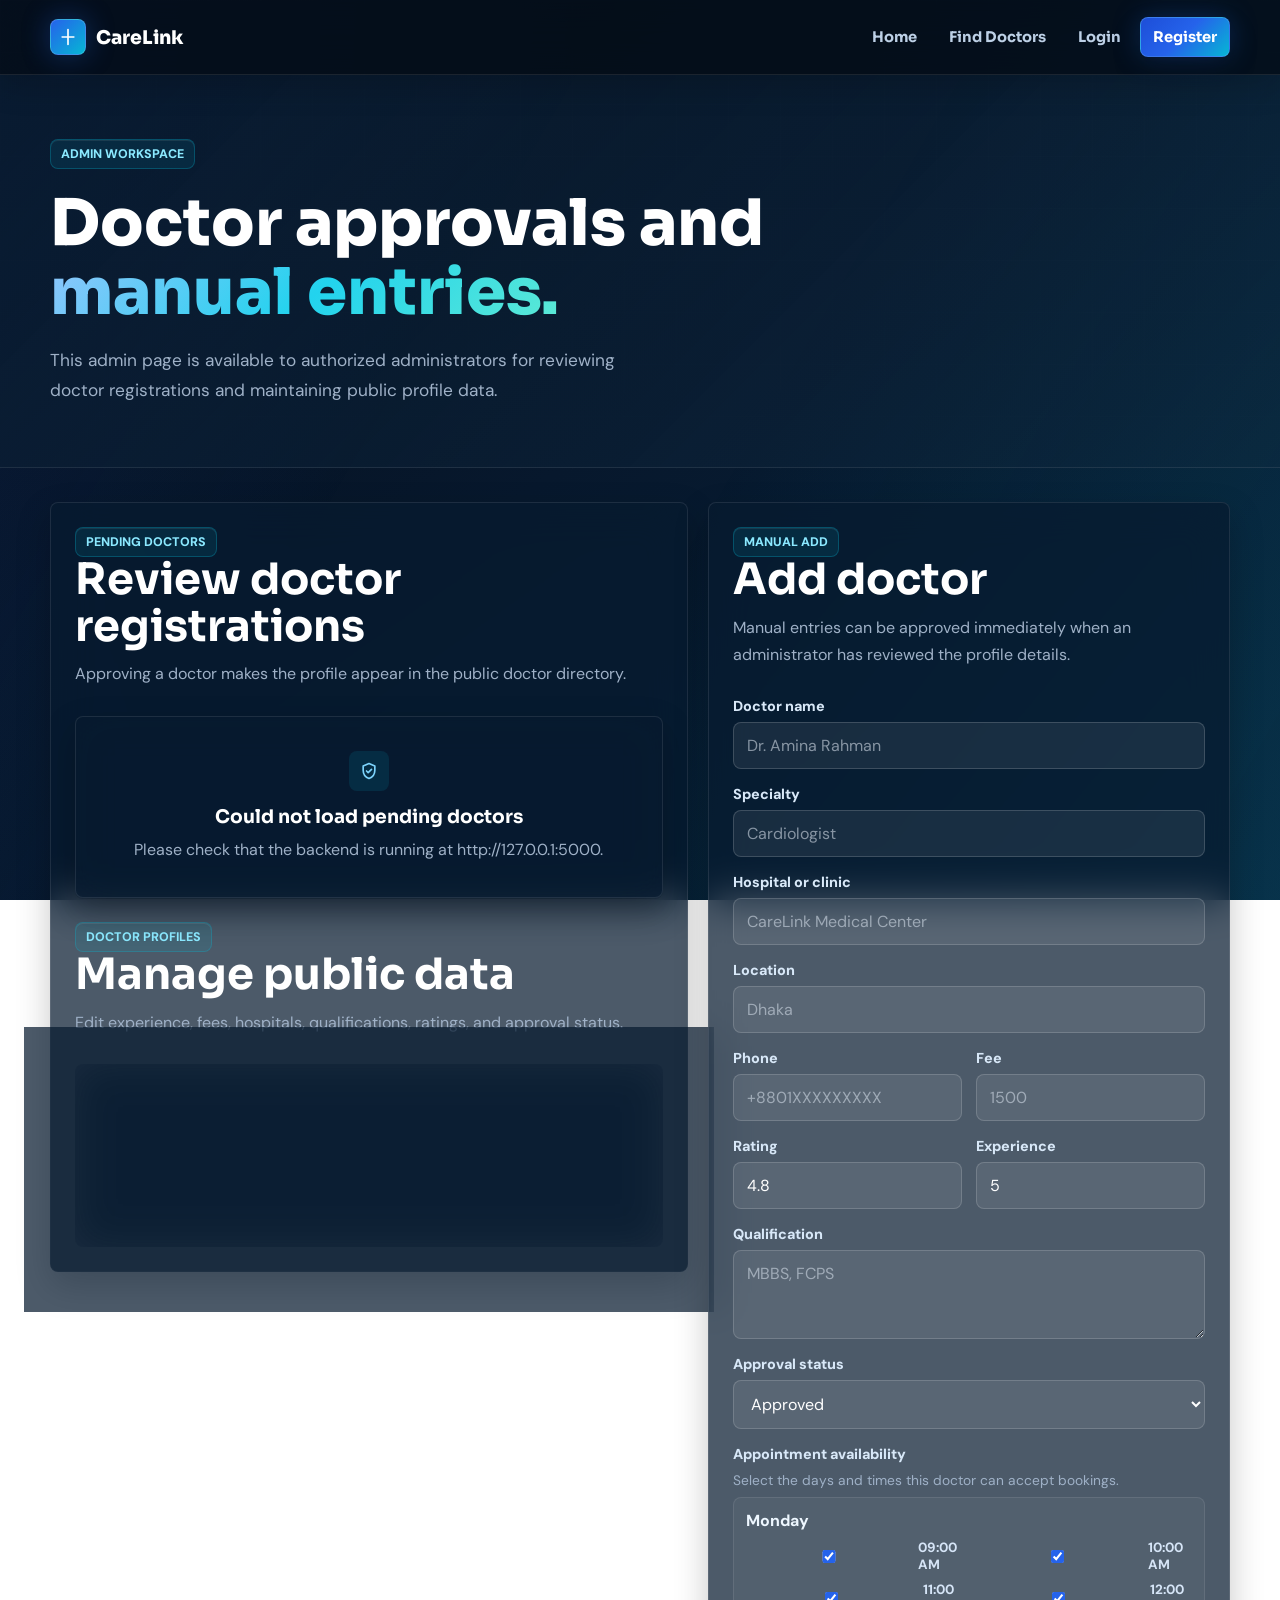
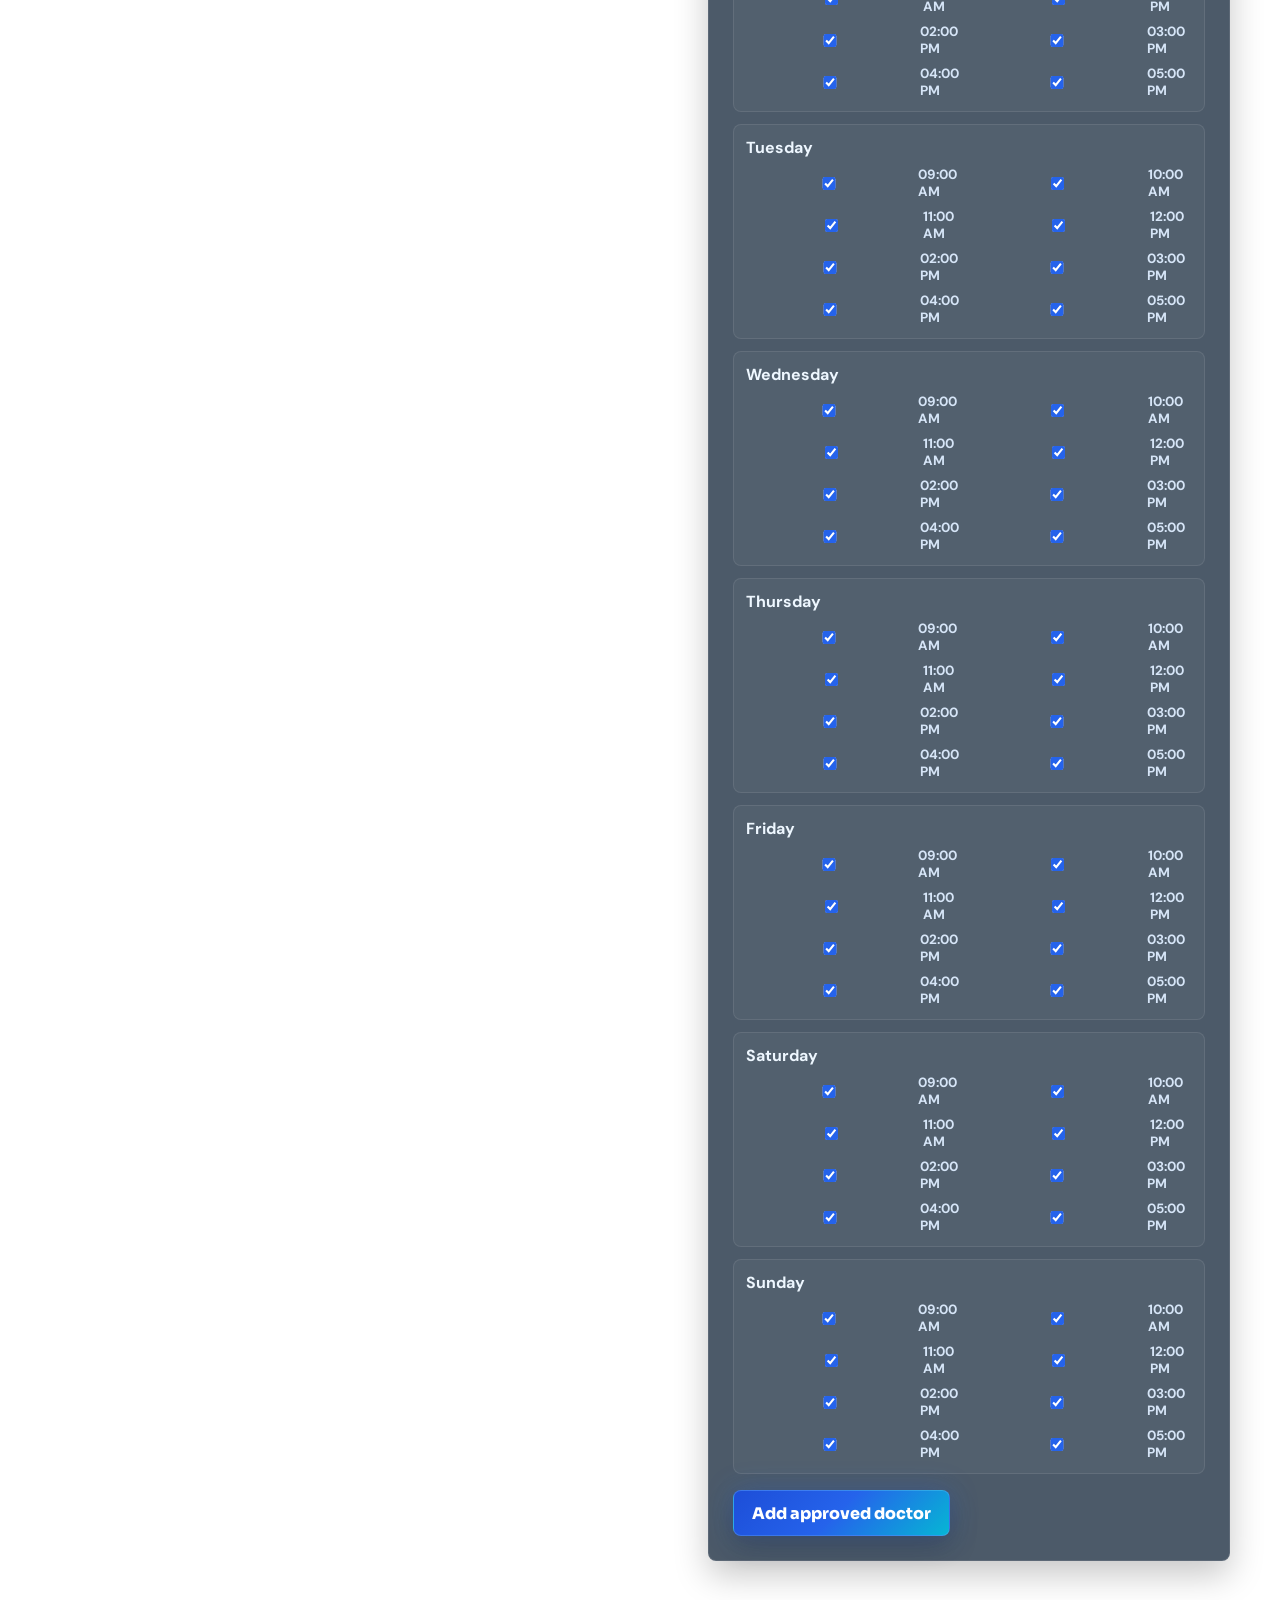
<file: frontend/admin_add_doctor.html>
<!DOCTYPE html>
<html lang="en">
<head>
  <meta charset="UTF-8" />
  <meta name="viewport" content="width=device-width, initial-scale=1.0" />
  <title>Admin Doctor Management - CareLink</title>
  <link rel="stylesheet" href="css/style.css" />
</head>
<body>
  <nav class="site-nav">
    <div class="container nav-inner">
      <a href="index.html" class="nav-brand" aria-label="CareLink home">
        <span class="brand-mark"><svg viewBox="0 0 24 24" aria-hidden="true"><path d="M12 3v18M5 12h14"/></svg></span>
        <span class="brand-name">CareLink</span>
      </a>
      <button class="nav-toggle" id="navToggle" type="button" aria-label="Open menu" aria-controls="navMenu" aria-expanded="false">
        <svg viewBox="0 0 24 24" aria-hidden="true"><path d="M4 7h16M4 12h16M4 17h16"/></svg>
      </button>
      <ul class="nav-menu" id="navMenu">
        <li><a href="index.html">Home</a></li>
        <li><a href="doctors.html">Find Doctors</a></li>
        <li id="navAppointments" style="display:none;"><a href="appointments.html">Appointments</a></li>
        <li id="navAdmin" style="display:none;"><a href="admin_add_doctor.html" class="active">Admin</a></li>
        <li id="navLogin"><a href="login.html">Login</a></li>
        <li id="navRegister" class="nav-cta"><a href="register.html">Register</a></li>
        <li id="navUser" style="display:none;"></li>
        <li id="navLogout" class="nav-logout" style="display:none;"><a href="#" onclick="logoutUser(); return false;">Logout</a></li>
      </ul>
    </div>
  </nav>

  <main class="page">
    <section class="page-hero">
      <div class="container">
        <span class="eyebrow">Admin workspace</span>
        <h1>Doctor approvals and <span class="gradient-text">manual entries.</span></h1>
        <p>This admin page is available to authorized administrators for reviewing doctor registrations and maintaining public profile data.</p>
      </div>
    </section>

    <section class="admin-section">
      <div class="container admin-grid">
        <section class="admin-panel">
          <div class="section-header">
            <span class="section-chip">Pending doctors</span>
            <h2>Review doctor registrations</h2>
            <p>Approving a doctor makes the profile appear in the public doctor directory.</p>
          </div>
          <div id="adminAlert" class="alert" role="alert"></div>
          <div id="pendingDoctors" class="admin-list"></div>
          <div id="adminEmpty" class="no-results" style="display:none;">
            <span class="empty-icon"><svg viewBox="0 0 24 24" aria-hidden="true"><path d="m9 12 2 2 4-4"/><path d="M12 3 5 6v5c0 4.4 2.8 8.4 7 10 4.2-1.6 7-5.6 7-10V6l-7-3Z"/></svg></span>
            <h3>No pending doctors</h3>
            <p>New doctor registrations will appear here for approval.</p>
          </div>

          <div class="section-header admin-subheader">
            <span class="section-chip">Doctor profiles</span>
            <h2>Manage public data</h2>
            <p>Edit experience, fees, hospitals, qualifications, ratings, and approval status.</p>
          </div>
          <div id="allDoctors" class="admin-list"></div>
        </section>

        <aside class="admin-panel">
          <div class="section-header">
            <span class="section-chip">Manual add</span>
            <h2>Add doctor</h2>
            <p>Manual entries can be approved immediately when an administrator has reviewed the profile details.</p>
          </div>

          <form id="manualDoctorForm" class="auth-form">
            <div class="form-group">
              <label for="doctorName">Doctor name</label>
              <input id="doctorName" required placeholder="Dr. Amina Rahman" />
            </div>
            <div class="form-group">
              <label for="doctorSpecialty">Specialty</label>
              <input id="doctorSpecialty" required placeholder="Cardiologist" />
            </div>
            <div class="form-group">
              <label for="doctorHospital">Hospital or clinic</label>
              <input id="doctorHospital" required placeholder="CareLink Medical Center" />
            </div>
            <div class="form-group">
              <label for="doctorLocation">Location</label>
              <input id="doctorLocation" required placeholder="Dhaka" />
            </div>
            <div class="form-grid">
              <div class="form-group">
                <label for="doctorPhone">Phone</label>
                <input id="doctorPhone" required placeholder="+8801XXXXXXXXX" />
              </div>
              <div class="form-group">
                <label for="doctorFee">Fee</label>
                <input id="doctorFee" type="number" min="0" step="50" required placeholder="1500" />
              </div>
            </div>
            <div class="form-grid">
              <div class="form-group">
                <label for="doctorRating">Rating</label>
                <input id="doctorRating" type="number" min="1" max="5" step="0.1" value="4.8" required />
              </div>
              <div class="form-group">
                <label for="doctorExperience">Experience</label>
                <input id="doctorExperience" type="number" min="0" max="60" step="1" value="5" />
              </div>
            </div>
            <div class="form-group">
              <label for="doctorQualification">Qualification</label>
              <textarea id="doctorQualification" rows="3" placeholder="MBBS, FCPS"></textarea>
            </div>
            <div class="form-group">
              <label for="doctorStatus">Approval status</label>
              <select id="doctorStatus">
                <option value="approved">Approved</option>
                <option value="pending">Pending</option>
                <option value="rejected">Rejected</option>
              </select>
            </div>
            <div class="form-group">
              <label>Appointment availability</label>
              <p class="form-help">Select the days and times this doctor can accept bookings.</p>
              <div id="availabilityEditor" class="availability-editor"></div>
            </div>
            <div class="form-actions">
              <button type="submit" id="doctorSubmitButton" class="btn btn-primary">Add approved doctor</button>
              <button type="button" id="cancelDoctorEdit" class="btn btn-secondary" style="display:none;">Cancel</button>
            </div>
          </form>
        </aside>
      </div>
    </section>
  </main>

  <script src="js/main.js"></script>
  <script src="js/admin.js"></script>
</body>
</html>
</file>
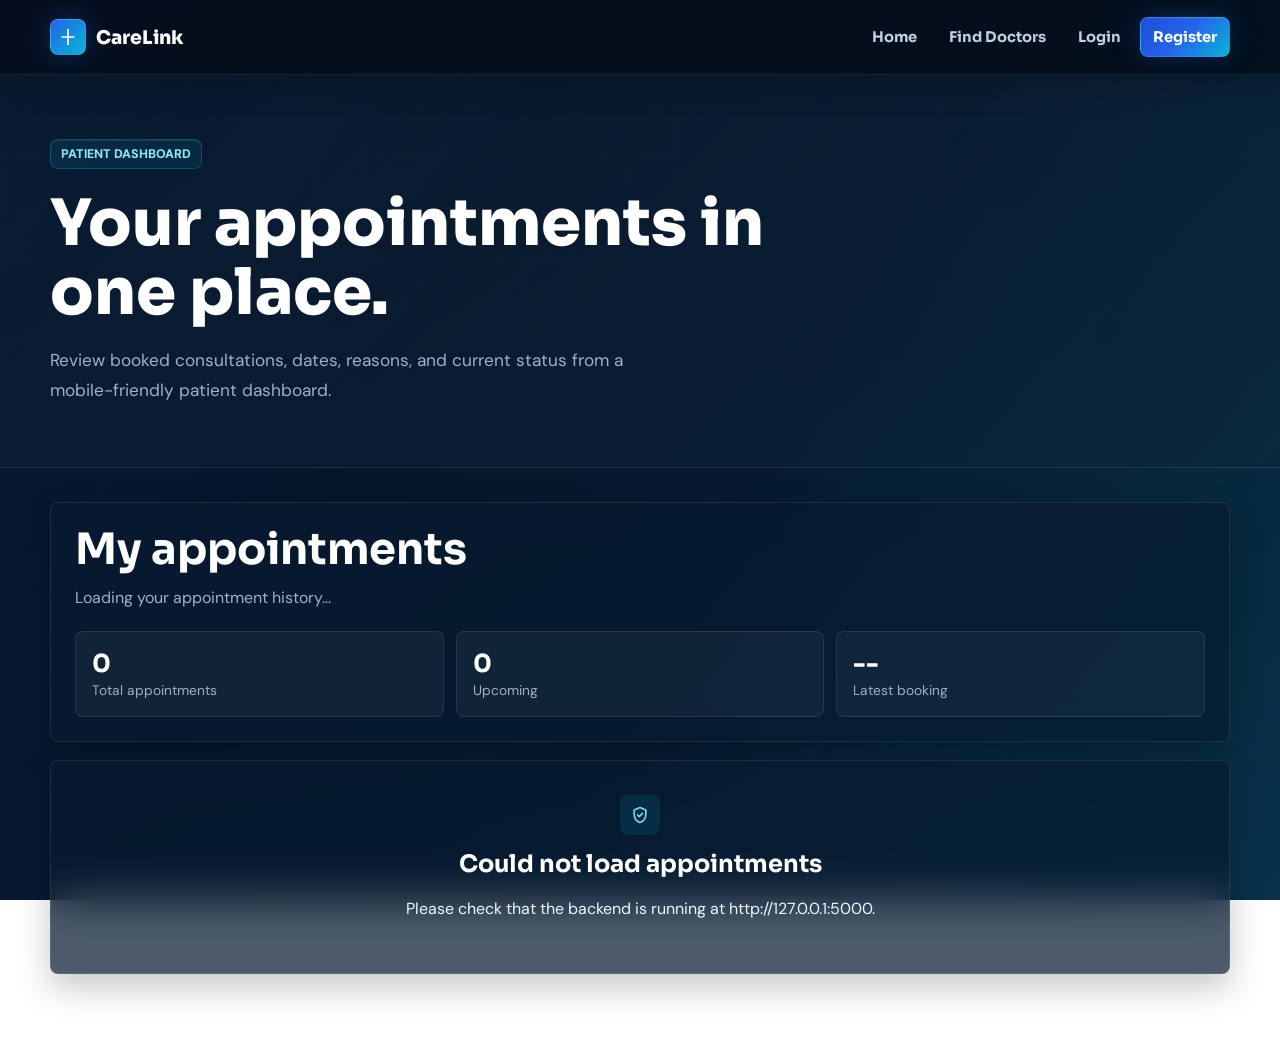
<file: frontend/appointments.html>
<!DOCTYPE html>
<html lang="en">
<head>
  <meta charset="UTF-8" />
  <meta name="viewport" content="width=device-width, initial-scale=1.0" />
  <title>Appointments - CareLink</title>
  <link rel="stylesheet" href="css/style.css" />
</head>
<body>
  <nav class="site-nav">
    <div class="container nav-inner">
      <a href="index.html" class="nav-brand" aria-label="CareLink home">
        <span class="brand-mark"><svg viewBox="0 0 24 24" aria-hidden="true"><path d="M12 3v18M5 12h14"/></svg></span>
        <span class="brand-name">CareLink</span>
      </a>
      <button class="nav-toggle" id="navToggle" type="button" aria-label="Open menu" aria-controls="navMenu" aria-expanded="false">
        <svg viewBox="0 0 24 24" aria-hidden="true"><path d="M4 7h16M4 12h16M4 17h16"/></svg>
      </button>
      <ul class="nav-menu" id="navMenu">
        <li><a href="index.html">Home</a></li>
        <li><a href="doctors.html">Find Doctors</a></li>
        <li id="navAppointments" style="display:none;"><a href="appointments.html" class="active">Appointments</a></li>
        <li id="navAdmin" style="display:none;"><a href="admin_add_doctor.html">Admin</a></li>
        <li id="navLogin"><a href="login.html">Login</a></li>
        <li id="navRegister" class="nav-cta"><a href="register.html">Register</a></li>
        <li id="navUser" style="display:none;"></li>
        <li id="navLogout" class="nav-logout" style="display:none;"><a href="#" onclick="logoutUser(); return false;">Logout</a></li>
      </ul>
    </div>
  </nav>

  <main class="page">
    <section class="page-hero">
      <div class="container">
        <span class="eyebrow">Patient dashboard</span>
        <h1>Your appointments in one place.</h1>
        <p>Review booked consultations, dates, reasons, and current status from a mobile-friendly patient dashboard.</p>
      </div>
    </section>

    <section class="appointments-section">
      <div class="container appointments-dashboard">
        <div class="dashboard-panel">
          <h2>My appointments</h2>
          <p id="appointmentsIntro">Loading your appointment history...</p>
          <div class="dashboard-metrics" aria-label="Appointment summary">
            <div class="dashboard-metric">
              <strong id="appointmentTotal">0</strong>
              <span>Total appointments</span>
            </div>
            <div class="dashboard-metric">
              <strong id="appointmentUpcoming">0</strong>
              <span>Upcoming</span>
            </div>
            <div class="dashboard-metric">
              <strong id="appointmentLatest">--</strong>
              <span>Latest booking</span>
            </div>
          </div>
        </div>

        <div id="loadingSpinner" class="loading">
          <div class="spinner"></div>
          <p>Loading appointments...</p>
        </div>

        <div id="appointmentsList" class="appointments-list"></div>

        <div id="noAppointments" class="no-results" style="display:none;">
          <span class="empty-icon"><svg viewBox="0 0 24 24" aria-hidden="true"><path d="M8 3v4M16 3v4M4 9h16M6 5h12a2 2 0 0 1 2 2v11a2 2 0 0 1-2 2H6a2 2 0 0 1-2-2V7a2 2 0 0 1 2-2Z"/></svg></span>
          <h2>No appointments yet</h2>
          <p>Choose a doctor profile and book your first consultation.</p>
          <a href="doctors.html" class="btn btn-primary">Find a Doctor</a>
        </div>
      </div>
    </section>
  </main>

  <script src="js/main.js"></script>
  <script src="js/appointments.js"></script>
</body>
</html>
</file>
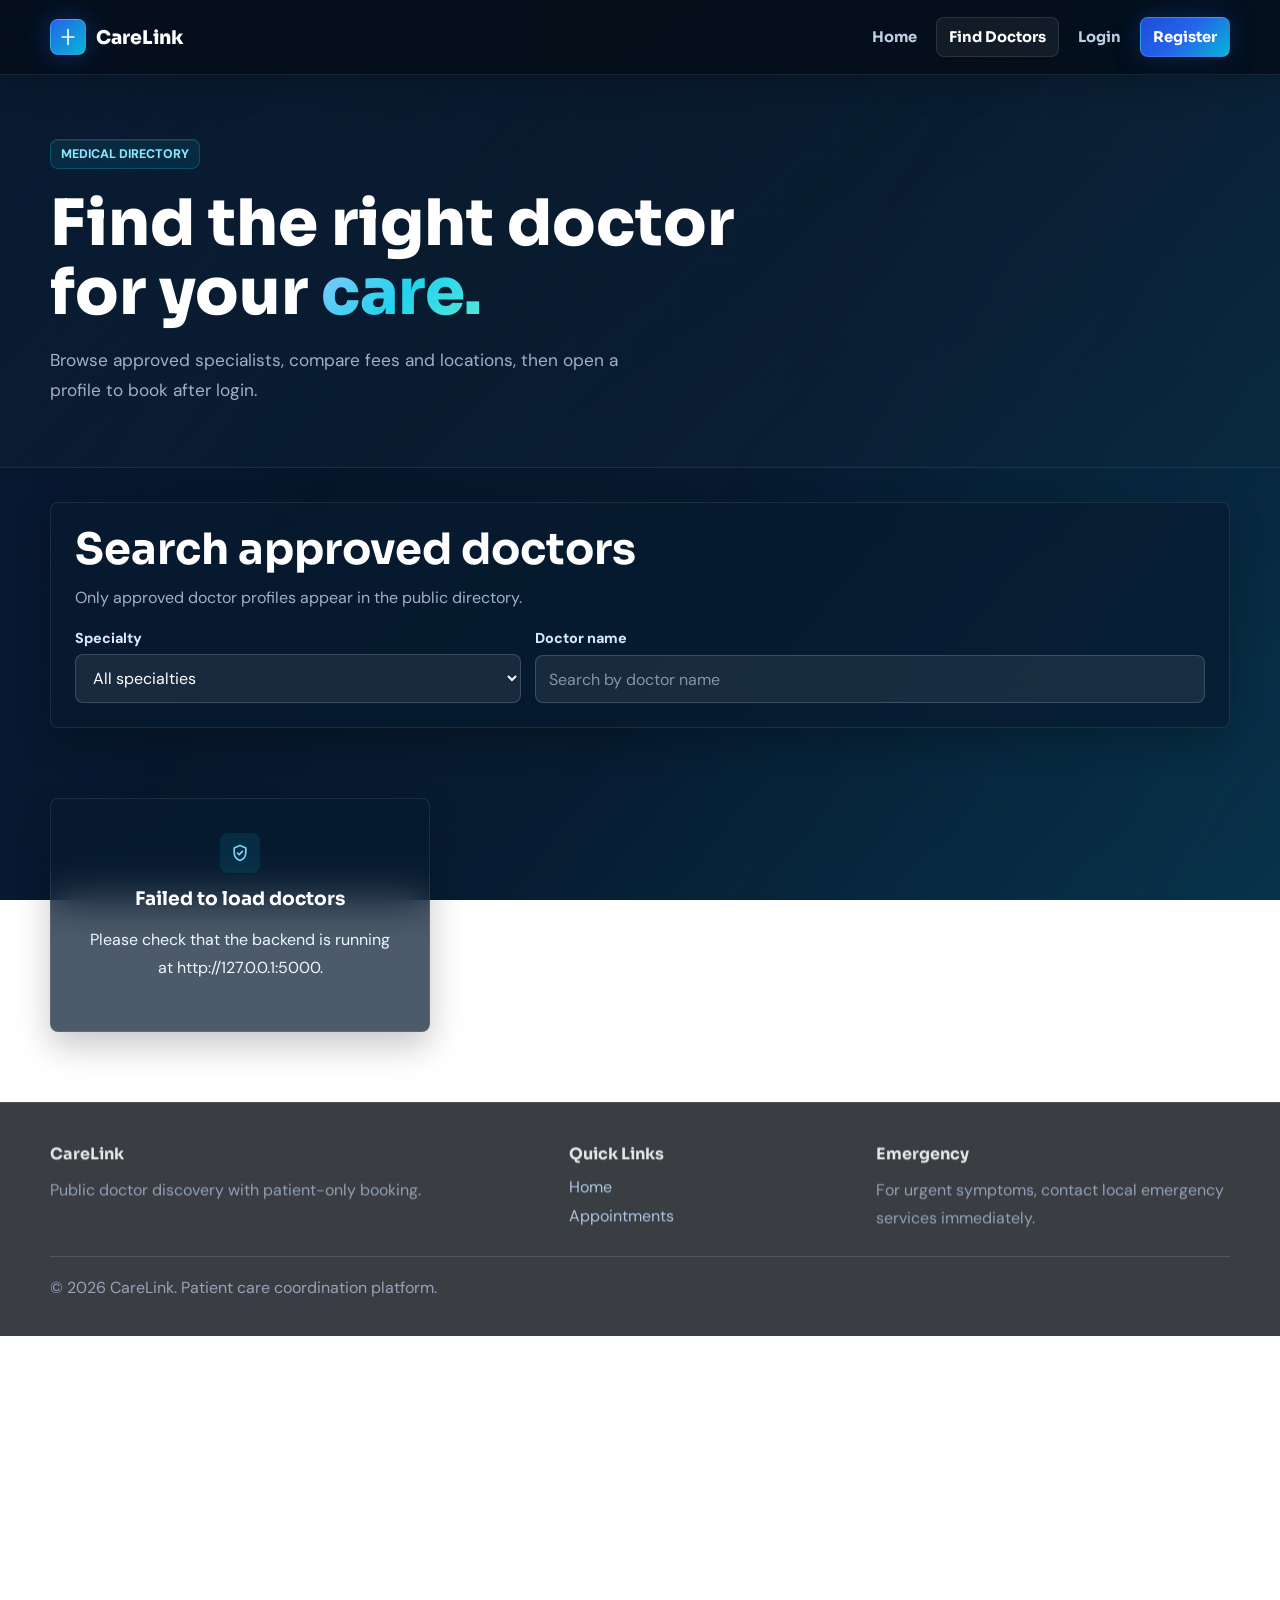
<file: frontend/doctor.html>
<!DOCTYPE html>
<html lang="en">
<head>
  <meta charset="UTF-8" />
  <meta name="viewport" content="width=device-width, initial-scale=1.0" />
  <title>Doctor Profile - CareLink</title>
  <link rel="stylesheet" href="css/style.css" />
</head>
<body>
  <nav class="site-nav">
    <div class="container nav-inner">
      <a href="index.html" class="nav-brand" aria-label="CareLink home">
        <span class="brand-mark"><svg viewBox="0 0 24 24" aria-hidden="true"><path d="M12 3v18M5 12h14"/></svg></span>
        <span class="brand-name">CareLink</span>
      </a>
      <button class="nav-toggle" id="navToggle" type="button" aria-label="Open menu" aria-controls="navMenu" aria-expanded="false">
        <svg viewBox="0 0 24 24" aria-hidden="true"><path d="M4 7h16M4 12h16M4 17h16"/></svg>
      </button>
      <ul class="nav-menu" id="navMenu">
        <li><a href="index.html">Home</a></li>
        <li><a href="doctors.html" class="active">Find Doctors</a></li>
        <li id="navAppointments" style="display:none;"><a href="appointments.html">Appointments</a></li>
        <li id="navAdmin" style="display:none;"><a href="admin_add_doctor.html">Admin</a></li>
        <li id="navLogin"><a href="login.html">Login</a></li>
        <li id="navRegister" class="nav-cta"><a href="register.html">Register</a></li>
        <li id="navUser" style="display:none;"></li>
        <li id="navLogout" class="nav-logout" style="display:none;"><a href="#" onclick="logoutUser(); return false;">Logout</a></li>
      </ul>
    </div>
  </nav>

  <main class="page">
    <section class="doctor-detail-section">
      <div class="container">
        <a href="doctors.html" class="back-link">
          <svg viewBox="0 0 24 24" aria-hidden="true"><path d="M19 12H5M11 18l-6-6 6-6"/></svg>
          Back to doctors
        </a>

        <div id="loadingSpinner" class="loading">
          <div class="spinner"></div>
          <p>Loading doctor profile...</p>
        </div>

        <div id="doctorDetail" class="doctor-detail-container" style="display:none;">
          <section class="doctor-info-card">
            <div class="doctor-profile-head">
              <div class="avatar-lg" id="doctorAvatarLarge">DR</div>
              <div class="doctor-info">
                <p class="specialty" id="doctorSpecialty"></p>
                <h1 id="doctorName"></h1>
                <div class="rating" id="doctorRating"></div>
              </div>
            </div>

            <div class="detail-grid">
              <div class="detail-item">
                <span class="detail-icon"><svg viewBox="0 0 24 24" aria-hidden="true"><path d="M3 21h18M5 21V7l7-4 7 4v14M9 21v-7h6v7"/></svg></span>
                <div>
                  <strong>Hospital or clinic</strong>
                  <span id="doctorHospital"></span>
                </div>
              </div>
              <div class="detail-item">
                <span class="detail-icon"><svg viewBox="0 0 24 24" aria-hidden="true"><path d="M12 21s7-5.2 7-11a7 7 0 1 0-14 0c0 5.8 7 11 7 11Z"/><circle cx="12" cy="10" r="2.5"/></svg></span>
                <div>
                  <strong>Location</strong>
                  <span id="doctorLocation"></span>
                </div>
              </div>
              <div class="detail-item">
                <span class="detail-icon"><svg viewBox="0 0 24 24" aria-hidden="true"><path d="M22 16.9v3a2 2 0 0 1-2.2 2 19.8 19.8 0 0 1-8.6-3.1 19.5 19.5 0 0 1-6-6A19.8 19.8 0 0 1 2.1 4.2 2 2 0 0 1 4.1 2h3a2 2 0 0 1 2 1.7c.1 1 .4 1.9.7 2.8a2 2 0 0 1-.4 2.1L8.1 9.9a16 16 0 0 0 6 6l1.3-1.3a2 2 0 0 1 2.1-.4c.9.3 1.8.6 2.8.7a2 2 0 0 1 1.7 2Z"/></svg></span>
                <div>
                  <strong>Phone</strong>
                  <span id="doctorPhone"></span>
                </div>
              </div>
              <div class="detail-item">
                <span class="detail-icon"><svg viewBox="0 0 24 24" aria-hidden="true"><path d="M12 2v20M17 5H9.5a3.5 3.5 0 0 0 0 7H14a3.5 3.5 0 0 1 0 7H6"/></svg></span>
                <div>
                  <strong>Consultation fee</strong>
                  <span id="doctorFee" class="fee"></span>
                </div>
              </div>
              <div class="detail-item">
                <span class="detail-icon"><svg viewBox="0 0 24 24" aria-hidden="true"><path d="M22 10 12 5 2 10l10 5 10-5Z"/><path d="M6 12v5c3 2 9 2 12 0v-5"/></svg></span>
                <div>
                  <strong>Qualification</strong>
                  <span id="doctorQualification"></span>
                </div>
              </div>
              <div class="detail-item">
                <span class="detail-icon"><svg viewBox="0 0 24 24" aria-hidden="true"><path d="M8 7V3M16 7V3M4 11h16M5 5h14a1 1 0 0 1 1 1v13a2 2 0 0 1-2 2H6a2 2 0 0 1-2-2V6a1 1 0 0 1 1-1Z"/></svg></span>
                <div>
                  <strong>Experience</strong>
                  <span id="doctorExperience"></span>
                </div>
              </div>
            </div>
          </section>

          <aside class="booking-card">
            <div id="bookingLoggedOut" class="login-required-box" style="display:none;">
              <span class="auth-icon"><svg viewBox="0 0 24 24" aria-hidden="true"><path d="M12 15v2M6 10V8a6 6 0 1 1 12 0v2M5 10h14v11H5z"/></svg></span>
              <div>
                <h2>Login to book</h2>
                <p>Doctor profiles are public, but appointments are available only for logged-in patients.</p>
              </div>
              <div class="login-required-actions">
                <a href="login.html" class="btn btn-primary">Login</a>
                <a href="register.html" class="btn btn-secondary">Register</a>
              </div>
            </div>

            <div id="bookingLoggedIn" style="display:none;">
              <h2>Proceed to payment</h2>
              <form id="bookingForm" class="booking-form" onsubmit="bookAppointment(event)">
                <div class="form-group">
                  <label for="patientName">Patient name</label>
                  <input type="text" id="patientName" required placeholder="Enter your full name" />
                </div>
                <div class="form-grid">
                  <div class="form-group full">
                    <label for="appointmentDate">Date</label>
                    <input type="date" id="appointmentDate" required />
                  </div>
                  <div class="form-group full">
                    <label for="appointmentTime">Preferred time</label>
                    <input type="hidden" id="appointmentTime" />
                    <p id="slotHelp" class="form-help">Please select a date to view available slots.</p>
                    <div class="time-slot-grid" id="timeSlotGrid" aria-label="Available appointment times"></div>
                  </div>
                </div>
                <div class="form-group">
                  <label for="reason">Reason for visit</label>
                  <textarea id="reason" rows="4" required placeholder="Briefly describe the symptoms or consultation reason"></textarea>
                </div>
                <div class="payment-summary">
                  <span>Consultation fee</span>
                  <strong id="bookingFee">&#2547;0</strong>
                </div>
                <button type="submit" id="bookingSubmit" class="btn btn-primary btn-block">Proceed to Payment</button>
              </form>
            </div>
          </aside>
        </div>
      </div>
    </section>
  </main>

  <div id="successModal" class="modal">
    <div class="modal-content">
      <div class="modal-icon">&#10003;</div>
      <h2>Appointment created</h2>
      <p>Your appointment is waiting for sandbox payment confirmation.</p>
      <div class="modal-actions">
        <button onclick="closeModal()" class="btn btn-secondary" type="button">Close</button>
        <a href="appointments.html" class="btn btn-primary">View Appointments</a>
      </div>
    </div>
  </div>

  <script src="js/main.js"></script>
  <script src="js/doctor-detail.js"></script>
</body>
</html>
</file>
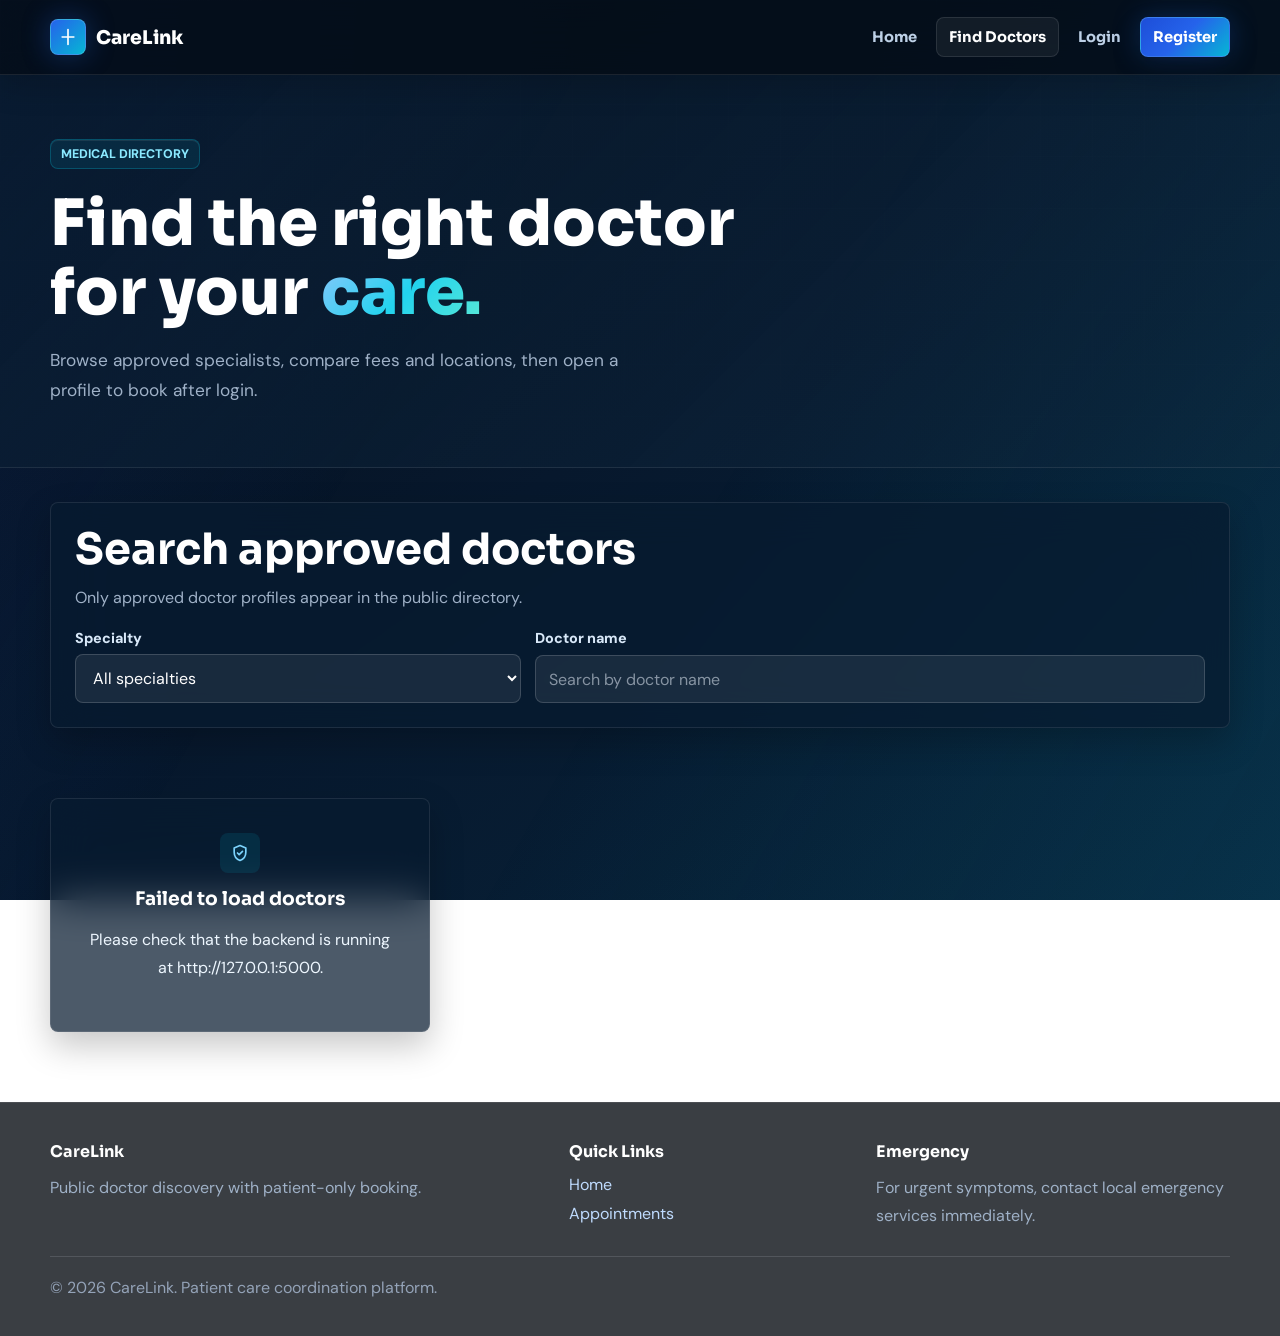
<file: frontend/doctors.html>
<!DOCTYPE html>
<html lang="en">
<head>
  <meta charset="UTF-8" />
  <meta name="viewport" content="width=device-width, initial-scale=1.0" />
  <title>Find Doctors - CareLink</title>
  <link rel="stylesheet" href="css/style.css" />
</head>
<body>
  <nav class="site-nav">
    <div class="container nav-inner">
      <a href="index.html" class="nav-brand" aria-label="CareLink home">
        <span class="brand-mark"><svg viewBox="0 0 24 24" aria-hidden="true"><path d="M12 3v18M5 12h14"/></svg></span>
        <span class="brand-name">CareLink</span>
      </a>
      <button class="nav-toggle" id="navToggle" type="button" aria-label="Open menu" aria-controls="navMenu" aria-expanded="false">
        <svg viewBox="0 0 24 24" aria-hidden="true"><path d="M4 7h16M4 12h16M4 17h16"/></svg>
      </button>
      <ul class="nav-menu" id="navMenu">
        <li><a href="index.html">Home</a></li>
        <li><a href="doctors.html" class="active">Find Doctors</a></li>
        <li id="navAppointments" style="display:none;"><a href="appointments.html">Appointments</a></li>
        <li id="navAdmin" style="display:none;"><a href="admin_add_doctor.html">Admin</a></li>
        <li id="navLogin"><a href="login.html">Login</a></li>
        <li id="navRegister" class="nav-cta"><a href="register.html">Register</a></li>
        <li id="navUser" style="display:none;"></li>
        <li id="navLogout" class="nav-logout" style="display:none;"><a href="#" onclick="logoutUser(); return false;">Logout</a></li>
      </ul>
    </div>
  </nav>

  <main class="page">
    <section class="page-hero">
      <div class="container">
        <span class="eyebrow">Medical directory</span>
        <h1>Find the right doctor for your <span class="gradient-text">care.</span></h1>
        <p>Browse approved specialists, compare fees and locations, then open a profile to book after login.</p>
      </div>
    </section>

    <section class="search-section-upgraded">
      <div class="container">
        <div class="search-panel">
          <h2>Search approved doctors</h2>
          <p>Only approved doctor profiles appear in the public directory.</p>
          <div class="search-filters-upgraded">
            <div class="filter-group">
              <label for="specialtyFilter">Specialty</label>
              <select id="specialtyFilter" onchange="filterDoctors()">
                <option value="">All specialties</option>
              </select>
            </div>
            <div class="filter-group">
              <label for="searchInput">Doctor name</label>
              <input type="search" id="searchInput" placeholder="Search by doctor name" oninput="filterDoctors()" />
            </div>
          </div>
        </div>
      </div>
    </section>

    <section class="doctors-section-upgraded">
      <div class="container">
        <div id="loadingSpinner" class="loading">
          <div class="spinner"></div>
          <p>Loading doctors...</p>
        </div>
        <div id="doctorsList" class="doctors-grid-upgraded"></div>
        <div id="noResults" class="no-results-card" style="display:none;">
          <span class="empty-icon"><svg viewBox="0 0 24 24" aria-hidden="true"><path d="m21 21-4.3-4.3M10.8 18a7.2 7.2 0 1 1 0-14.4 7.2 7.2 0 0 1 0 14.4Z"/></svg></span>
          <h3>No doctors found</h3>
          <p>Try another specialty or a different doctor name.</p>
        </div>
      </div>
    </section>
  </main>

  <footer class="footer">
    <div class="container">
      <div class="footer-content">
        <div>
          <h4>CareLink</h4>
          <p>Public doctor discovery with patient-only booking.</p>
        </div>
        <div>
          <h4>Quick Links</h4>
          <ul>
            <li><a href="index.html">Home</a></li>
            <li><a href="appointments.html">Appointments</a></li>
          </ul>
        </div>
        <div>
          <h4>Emergency</h4>
          <p>For urgent symptoms, contact local emergency services immediately.</p>
        </div>
      </div>
      <div class="footer-bottom">&copy; 2026 CareLink. Patient care coordination platform.</div>
    </div>
  </footer>

  <script src="js/main.js"></script>
  <script src="js/doctors.js"></script>
</body>
</html>
</file>
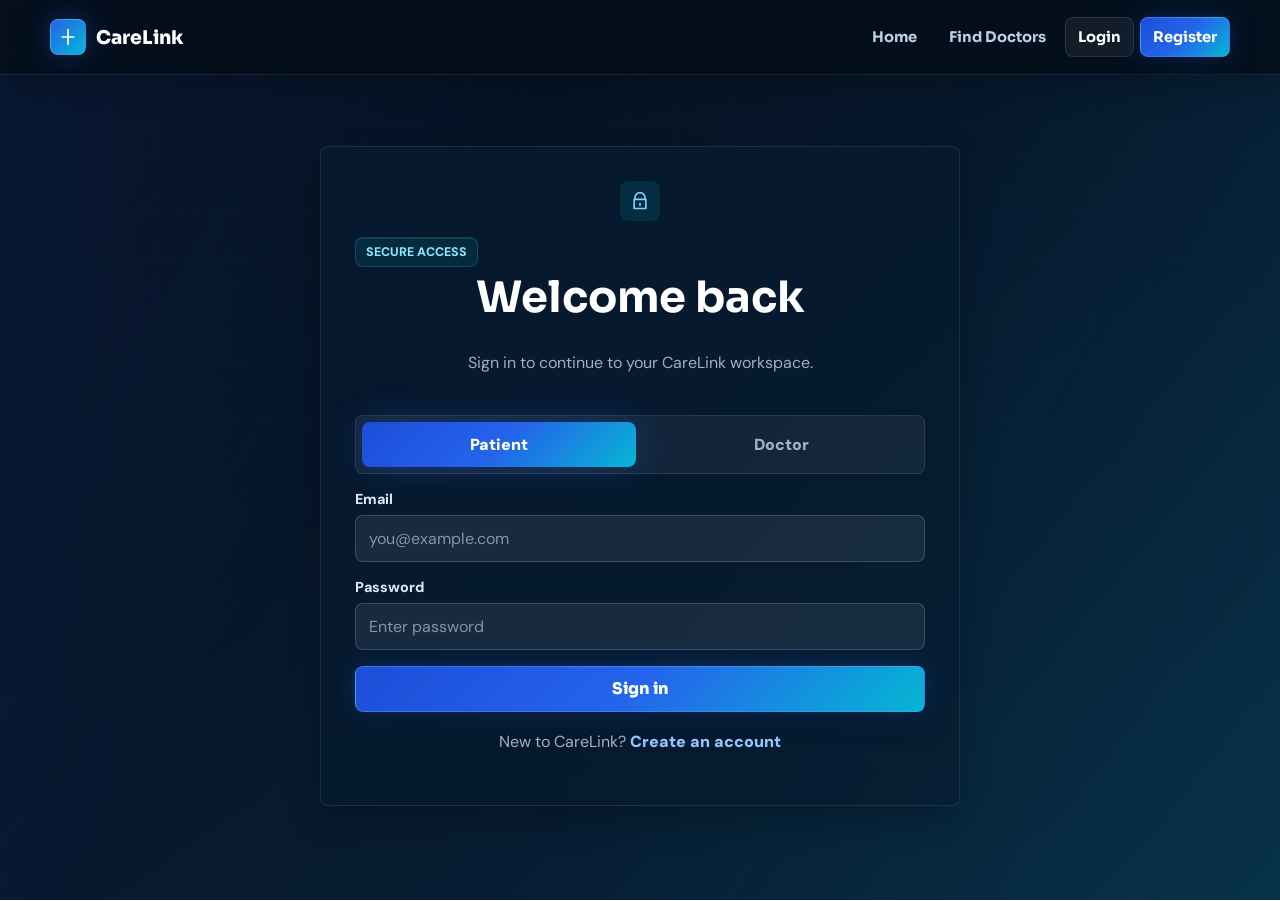
<file: frontend/login.html>
<!DOCTYPE html>
<html lang="en">
<head>
  <meta charset="UTF-8" />
  <meta name="viewport" content="width=device-width, initial-scale=1.0" />
  <title>Login - CareLink</title>
  <link rel="stylesheet" href="css/style.css" />
</head>
<body>
  <nav class="site-nav">
    <div class="container nav-inner">
      <a href="index.html" class="nav-brand" aria-label="CareLink home">
        <span class="brand-mark"><svg viewBox="0 0 24 24" aria-hidden="true"><path d="M12 3v18M5 12h14"/></svg></span>
        <span class="brand-name">CareLink</span>
      </a>
      <button class="nav-toggle" id="navToggle" type="button" aria-label="Open menu" aria-controls="navMenu" aria-expanded="false">
        <svg viewBox="0 0 24 24" aria-hidden="true"><path d="M4 7h16M4 12h16M4 17h16"/></svg>
      </button>
      <ul class="nav-menu" id="navMenu">
        <li><a href="index.html">Home</a></li>
        <li><a href="doctors.html">Find Doctors</a></li>
        <li id="navAppointments" style="display:none;"><a href="appointments.html">Appointments</a></li>
        <li id="navAdmin" style="display:none;"><a href="admin_add_doctor.html">Admin</a></li>
        <li id="navLogin"><a href="login.html" class="active">Login</a></li>
        <li id="navRegister" class="nav-cta"><a href="register.html">Register</a></li>
        <li id="navUser" style="display:none;"></li>
        <li id="navLogout" class="nav-logout" style="display:none;"><a href="#" onclick="logoutUser(); return false;">Logout</a></li>
      </ul>
    </div>
  </nav>

  <main class="auth-page">
    <div class="container auth-layout">
      <section class="auth-card">
        <div class="auth-card-header">
          <span class="auth-icon"><svg viewBox="0 0 24 24" aria-hidden="true"><path d="M12 15v2M6 10V8a6 6 0 1 1 12 0v2M5 10h14v11H5z"/></svg></span>
          <span class="eyebrow">Secure access</span>
          <h1>Welcome back</h1>
          <p>Sign in to continue to your CareLink workspace.</p>
        </div>
        <div id="alertBox" class="alert" role="alert"></div>

        <form id="loginForm" class="auth-form">
          <div class="account-toggle" role="group" aria-label="Login role">
            <button type="button" id="patientLoginTypeBtn" class="active" data-login-role="patient">Patient</button>
            <button type="button" id="doctorLoginTypeBtn" data-login-role="doctor">Doctor</button>
          </div>
          <input type="hidden" id="loginRole" value="patient" />

          <div class="form-group">
            <label for="email">Email</label>
            <input id="email" name="email" type="email" autocomplete="email" required placeholder="you@example.com" />
          </div>
          <div class="form-group">
            <label for="password">Password</label>
            <input id="password" name="password" type="password" autocomplete="current-password" required placeholder="Enter password" />
          </div>
          <button type="submit" id="loginButton" class="btn btn-primary btn-block">Sign in</button>
        </form>

        <p class="auth-switch">
          New to CareLink? <a href="register.html">Create an account</a>
        </p>
      </section>
    </div>
  </main>

  <script src="js/main.js"></script>
  <script src="js/login.js"></script>
</body>
</html>
</file>
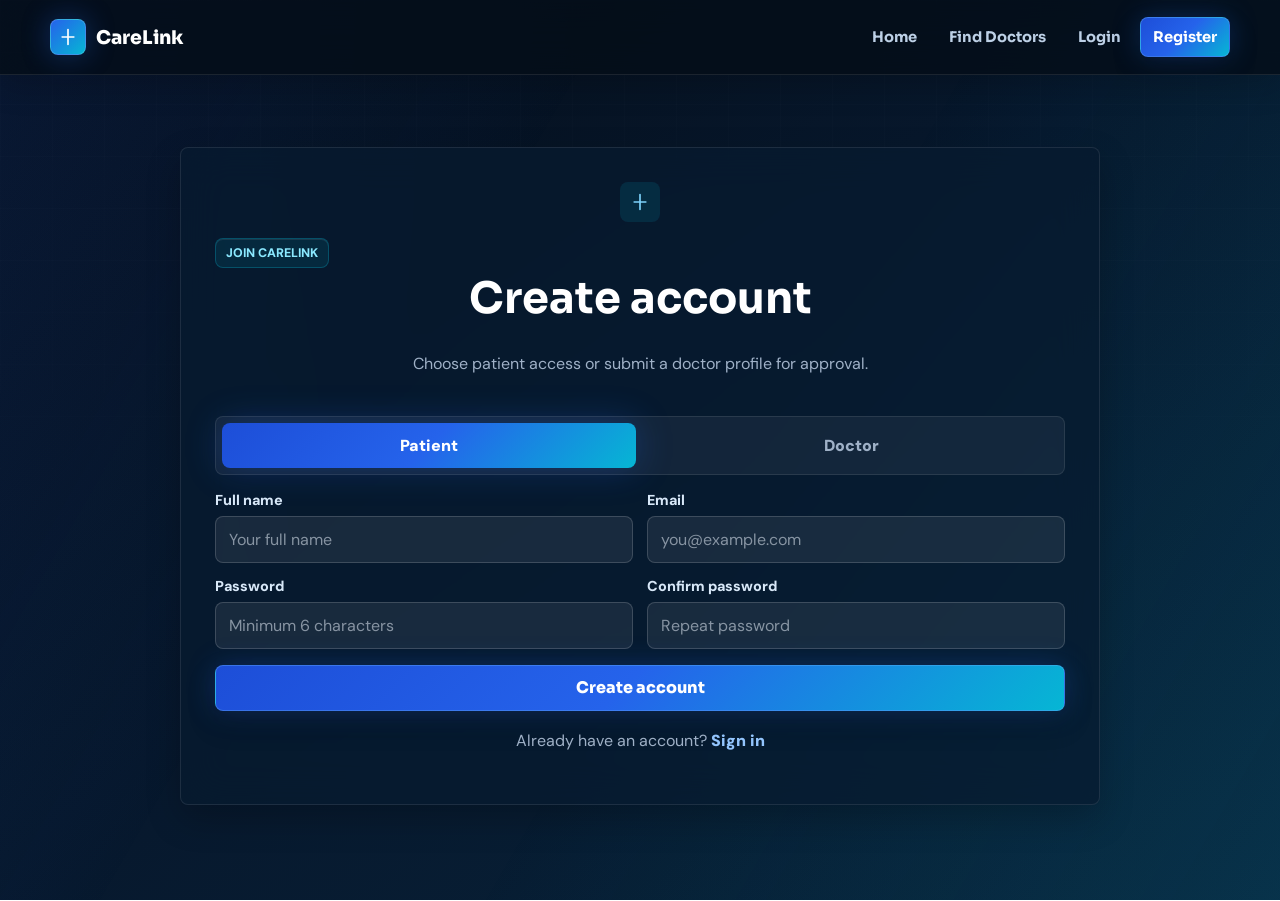
<file: frontend/register.html>
<!DOCTYPE html>
<html lang="en">
<head>
  <meta charset="UTF-8" />
  <meta name="viewport" content="width=device-width, initial-scale=1.0" />
  <title>Register - CareLink</title>
  <link rel="stylesheet" href="css/style.css" />
</head>
<body>
  <nav class="site-nav">
    <div class="container nav-inner">
      <a href="index.html" class="nav-brand" aria-label="CareLink home">
        <span class="brand-mark"><svg viewBox="0 0 24 24" aria-hidden="true"><path d="M12 3v18M5 12h14"/></svg></span>
        <span class="brand-name">CareLink</span>
      </a>
      <button class="nav-toggle" id="navToggle" type="button" aria-label="Open menu" aria-controls="navMenu" aria-expanded="false">
        <svg viewBox="0 0 24 24" aria-hidden="true"><path d="M4 7h16M4 12h16M4 17h16"/></svg>
      </button>
      <ul class="nav-menu" id="navMenu">
        <li><a href="index.html">Home</a></li>
        <li><a href="doctors.html">Find Doctors</a></li>
        <li id="navAppointments" style="display:none;"><a href="appointments.html">Appointments</a></li>
        <li id="navAdmin" style="display:none;"><a href="admin_add_doctor.html">Admin</a></li>
        <li id="navLogin"><a href="login.html">Login</a></li>
        <li id="navRegister" class="nav-cta"><a href="register.html" class="active">Register</a></li>
        <li id="navUser" style="display:none;"></li>
        <li id="navLogout" class="nav-logout" style="display:none;"><a href="#" onclick="logoutUser(); return false;">Logout</a></li>
      </ul>
    </div>
  </nav>

  <main class="auth-page">
    <div class="container auth-layout auth-layout-wide">
      <section class="auth-card register-card">
        <div class="auth-card-header">
          <span class="auth-icon"><svg viewBox="0 0 24 24" aria-hidden="true"><path d="M12 3v18M5 12h14"/></svg></span>
          <span class="eyebrow">Join CareLink</span>
          <h1>Create account</h1>
          <p>Choose patient access or submit a doctor profile for approval.</p>
        </div>
        <div id="alertBox" class="alert" role="alert"></div>

        <form id="registerForm" class="auth-form">
          <div class="account-toggle" role="group" aria-label="Account type">
            <button type="button" id="patientTypeBtn" class="active" data-account-type="patient">Patient</button>
            <button type="button" id="doctorTypeBtn" data-account-type="doctor">Doctor</button>
          </div>
          <input type="hidden" id="accountType" value="patient" />

          <div class="form-grid">
            <div class="form-group">
              <label for="name">Full name</label>
              <input id="name" name="name" type="text" autocomplete="name" required placeholder="Your full name" />
            </div>
            <div class="form-group">
              <label for="email">Email</label>
              <input id="email" name="email" type="email" autocomplete="email" required placeholder="you@example.com" />
            </div>
            <div class="form-group">
              <label for="password">Password</label>
              <input id="password" name="password" type="password" autocomplete="new-password" required placeholder="Minimum 6 characters" />
            </div>
            <div class="form-group">
              <label for="confirmPassword">Confirm password</label>
              <input id="confirmPassword" name="confirmPassword" type="password" autocomplete="new-password" required placeholder="Repeat password" />
            </div>
          </div>

          <div id="doctorFields" class="form-grid" style="display:none;">
            <div class="form-group">
              <label for="specialty">Specialty</label>
              <input id="specialty" name="specialty" type="text" placeholder="Cardiologist" />
            </div>
            <div class="form-group">
              <label for="hospital">Hospital or clinic</label>
              <input id="hospital" name="hospital" type="text" placeholder="Square Hospital" />
            </div>
            <div class="form-group">
              <label for="location">Location</label>
              <input id="location" name="location" type="text" placeholder="Dhaka" />
            </div>
            <div class="form-group">
              <label for="phone">Phone</label>
              <input id="phone" name="phone" type="tel" placeholder="+8801XXXXXXXXX" />
            </div>
            <div class="form-group">
              <label for="fee">Consultation fee</label>
              <input id="fee" name="fee" type="number" min="0" step="50" placeholder="1500" />
            </div>
            <div class="form-group">
              <label for="experienceYears">Years of experience</label>
              <input id="experienceYears" name="experienceYears" type="number" min="0" max="60" step="1" placeholder="8" />
            </div>
            <div class="form-group full">
              <label for="qualification">Qualification or license info</label>
              <textarea id="qualification" name="qualification" rows="3" placeholder="MBBS, FCPS, BMDC registration or relevant license"></textarea>
            </div>
          </div>

          <button type="submit" id="registerButton" class="btn btn-primary btn-block">Create account</button>
        </form>

        <p class="auth-switch">
          Already have an account? <a href="login.html">Sign in</a>
        </p>
      </section>
    </div>
  </main>

  <script src="js/main.js"></script>
  <script src="js/register.js"></script>
</body>
</html>
</file>
<file: frontend/css/style.css>
@import url("https://fonts.googleapis.com/css2?family=Sora:wght@400;500;600;700;800&family=DM+Sans:wght@400;500;600;700&display=swap");

:root {
  --navy: #071629;
  --navy-2: #0d2442;
  --blue: #2563eb;
  --cyan: #06b6d4;
  --teal: #0f766e;
  --emerald: #10b981;
  --amber: #d97706;
  --red: #dc2626;
  --ink: #102033;
  --muted: #64748b;
  --line: #d9e2ef;
  --soft: #f4f8fb;
  --white: #ffffff;
  --glass: rgba(255, 255, 255, 0.78);
  --shadow: 0 16px 42px rgba(7, 22, 41, 0.12);
  --shadow-sm: 0 8px 24px rgba(7, 22, 41, 0.08);
  --radius: 8px;
  --float-edge: 22px;
  --chat-float-height: 52px;
  --float-gap: 34px;
  --sos-width: 154px;
  --chat-panel-width: 420px;
  --chat-z: 70;
  --sos-z: 90;
  --emergency-modal-z: 120;
}

* {
  box-sizing: border-box;
}

html {
  scroll-behavior: smooth;
  overflow-x: hidden;
}

body {
  margin: 0;
  min-height: 100vh;
  overflow-x: hidden;
  font-family: Inter, ui-sans-serif, system-ui, -apple-system, BlinkMacSystemFont, "Segoe UI", sans-serif;
  color: var(--ink);
  background:
    radial-gradient(circle at top left, rgba(6, 182, 212, 0.16), transparent 30rem),
    linear-gradient(180deg, #f8fbff 0%, #eef5fa 100%);
}

a {
  color: inherit;
}

button,
input,
select,
textarea {
  font: inherit;
}

.hidden {
  display: none !important;
}

.flex {
  display: flex !important;
}

.container {
  width: min(1180px, calc(100% - 40px));
  margin: 0 auto;
}

.site-nav,
.navbar {
  position: sticky;
  top: 0;
  z-index: 50;
  border-bottom: 1px solid rgba(217, 226, 239, 0.75);
  background: rgba(248, 251, 255, 0.88);
  backdrop-filter: blur(16px);
}

.nav-inner,
.navbar .container {
  min-height: 72px;
  display: flex;
  align-items: center;
  justify-content: space-between;
  gap: 20px;
}

.nav-brand {
  display: inline-flex;
  align-items: center;
  gap: 10px;
  text-decoration: none;
  font-weight: 800;
  letter-spacing: 0;
}

.brand-mark,
.logo {
  width: 36px;
  height: 36px;
  display: inline-flex;
  align-items: center;
  justify-content: center;
  border-radius: var(--radius);
  color: white;
  background: linear-gradient(135deg, var(--blue), var(--teal));
  box-shadow: 0 12px 30px rgba(37, 99, 235, 0.22);
}

.brand-mark svg,
.logo svg,
.nav-toggle svg,
.icon svg,
.preview-icon svg,
.stat-icon svg,
.meta-icon svg,
.detail-icon svg,
.empty-icon svg,
.admin-icon svg,
.auth-icon svg {
  width: 20px;
  height: 20px;
  fill: none;
  stroke: currentColor;
  stroke-width: 2;
  stroke-linecap: round;
  stroke-linejoin: round;
}

.brand-name {
  font-size: 1.18rem;
  color: var(--navy);
}

.nav-menu {
  display: flex;
  align-items: center;
  gap: 6px;
  margin: 0;
  padding: 0;
  list-style: none;
}

.nav-menu a,
.nav-menu button,
.nav-user-label {
  min-height: 40px;
  display: inline-flex;
  align-items: center;
  justify-content: center;
  border: 0;
  border-radius: var(--radius);
  padding: 0 12px;
  color: #334155;
  background: transparent;
  text-decoration: none;
  font-size: 0.92rem;
  font-weight: 700;
  cursor: pointer;
  transition: background 0.2s ease, color 0.2s ease, transform 0.2s ease;
}

.nav-menu a:hover,
.nav-menu a.active,
.nav-menu button:hover {
  color: var(--blue);
  background: rgba(37, 99, 235, 0.08);
}

.nav-menu .nav-cta a,
#navRegister a {
  color: white;
  background: linear-gradient(135deg, var(--blue), var(--teal));
  box-shadow: 0 10px 22px rgba(37, 99, 235, 0.18);
}

.nav-menu .nav-cta a:hover,
#navRegister a:hover {
  color: white;
  transform: translateY(-1px);
}

.nav-logout a {
  color: var(--red);
}

.user-chip {
  display: inline-flex;
  align-items: center;
  gap: 8px;
  color: var(--navy);
}

.user-chip-avatar,
.doctor-avatar-new,
.avatar-lg {
  display: inline-flex;
  align-items: center;
  justify-content: center;
  flex: 0 0 auto;
  border-radius: var(--radius);
  color: white;
  font-weight: 800;
  background: linear-gradient(135deg, var(--navy), var(--blue) 58%, var(--cyan));
}

.user-chip-avatar {
  width: 28px;
  height: 28px;
  font-size: 0.72rem;
}

.nav-toggle {
  display: none;
  width: 42px;
  height: 42px;
  align-items: center;
  justify-content: center;
  border: 1px solid var(--line);
  border-radius: var(--radius);
  color: var(--navy);
  background: white;
}

.page {
  min-height: calc(100vh - 72px);
}

.hero {
  position: relative;
  overflow: hidden;
  color: white;
  background:
    linear-gradient(135deg, rgba(7, 22, 41, 0.97), rgba(12, 50, 89, 0.94) 52%, rgba(15, 118, 110, 0.92)),
    radial-gradient(circle at 80% 20%, rgba(6, 182, 212, 0.34), transparent 24rem);
}

.hero::after {
  content: "";
  position: absolute;
  inset: auto -10% -45% 45%;
  height: 480px;
  background: radial-gradient(circle, rgba(6, 182, 212, 0.16), transparent 68%);
  pointer-events: none;
}

.hero .container,
.page-hero .container {
  position: relative;
  z-index: 1;
}

.home-hero {
  padding: 76px 0 54px;
}

.hero-grid {
  display: grid;
  grid-template-columns: minmax(0, 1.08fr) minmax(360px, 0.92fr);
  align-items: center;
  gap: 52px;
}

.eyebrow,
.section-chip {
  display: inline-flex;
  align-items: center;
  gap: 8px;
  width: fit-content;
  border: 1px solid rgba(6, 182, 212, 0.24);
  border-radius: var(--radius);
  padding: 6px 10px;
  color: #7dd3fc;
  background: rgba(8, 47, 73, 0.35);
  font-size: 0.78rem;
  font-weight: 800;
  text-transform: uppercase;
  letter-spacing: 0;
}

.hero h1,
.page-hero h1 {
  margin: 18px 0 16px;
  color: white;
  font-size: clamp(2.4rem, 6vw, 4.7rem);
  line-height: 0.98;
  letter-spacing: 0;
}

.hero p,
.page-hero p {
  max-width: 660px;
  color: rgba(226, 239, 248, 0.88);
  font-size: 1.08rem;
  line-height: 1.75;
}

.hero-actions {
  display: flex;
  flex-wrap: wrap;
  gap: 12px;
  margin-top: 28px;
}

.btn {
  min-height: 44px;
  display: inline-flex;
  align-items: center;
  justify-content: center;
  gap: 9px;
  border: 1px solid transparent;
  border-radius: var(--radius);
  padding: 0 16px;
  font-weight: 800;
  text-decoration: none;
  cursor: pointer;
  transition: transform 0.2s ease, box-shadow 0.2s ease, background 0.2s ease, border-color 0.2s ease;
}

.btn svg {
  width: 18px;
  height: 18px;
  fill: none;
  stroke: currentColor;
  stroke-width: 2;
  stroke-linecap: round;
  stroke-linejoin: round;
}

.btn-primary {
  color: white;
  background: linear-gradient(135deg, var(--blue), var(--teal));
  box-shadow: 0 14px 28px rgba(37, 99, 235, 0.2);
}

.btn-primary:hover,
.btn-light:hover,
.btn-secondary:hover,
.btn-danger:hover {
  transform: translateY(-1px);
  box-shadow: var(--shadow-sm);
}

.btn-secondary {
  color: var(--navy);
  background: white;
  border-color: var(--line);
}

.btn-light {
  color: var(--navy);
  background: rgba(255, 255, 255, 0.92);
  border-color: rgba(255, 255, 255, 0.5);
}

.btn-danger {
  color: white;
  background: var(--red);
}

.btn-ghost {
  color: var(--blue);
  background: rgba(37, 99, 235, 0.08);
  border-color: rgba(37, 99, 235, 0.14);
}

.btn-block {
  width: 100%;
}

.hero-stats {
  display: grid;
  grid-template-columns: repeat(3, 1fr);
  gap: 12px;
  margin-top: 38px;
}

.stat-tile,
.glass-panel,
.preview-shell,
.search-panel,
.doctor-card-new,
.doctor-info-card,
.booking-card,
.appointment-card,
.auth-card,
.admin-panel,
.modal-content,
.no-results,
.no-results-card,
.dashboard-panel {
  border: 1px solid rgba(217, 226, 239, 0.82);
  border-radius: var(--radius);
  background: var(--glass);
  box-shadow: var(--shadow-sm);
  backdrop-filter: blur(16px);
}

.stat-tile {
  padding: 16px;
}

.stat-tile strong {
  display: block;
  color: white;
  font-size: 1.7rem;
  line-height: 1;
}

.stat-tile span {
  display: block;
  margin-top: 6px;
  color: rgba(226, 239, 248, 0.76);
  font-size: 0.88rem;
}

.preview-shell {
  position: relative;
  padding: 22px;
  color: var(--ink);
  background: rgba(255, 255, 255, 0.9);
}

.preview-topline {
  display: flex;
  align-items: center;
  gap: 8px;
  margin-bottom: 18px;
  color: var(--teal);
  font-size: 0.82rem;
  font-weight: 800;
  text-transform: uppercase;
  letter-spacing: 0;
}

.status-dot {
  width: 9px;
  height: 9px;
  border-radius: 999px;
  background: var(--emerald);
  box-shadow: 0 0 0 6px rgba(16, 185, 129, 0.14);
}

.preview-grid {
  display: grid;
  gap: 12px;
}

.preview-card {
  display: flex;
  align-items: flex-start;
  gap: 12px;
  padding: 14px 0;
  border-top: 1px solid #e6edf5;
}

.preview-card:first-child {
  border-top: 0;
  padding-top: 0;
}

.preview-card strong,
.appointment-preview-card h3 {
  display: block;
  margin: 0;
  color: var(--navy);
  font-size: 1rem;
}

.preview-card span,
.appointment-preview-card p {
  display: block;
  margin-top: 3px;
  color: var(--muted);
  font-size: 0.9rem;
}

.preview-icon,
.stat-icon,
.detail-icon,
.empty-icon,
.admin-icon,
.auth-icon {
  width: 40px;
  height: 40px;
  display: inline-flex;
  align-items: center;
  justify-content: center;
  flex: 0 0 auto;
  border-radius: var(--radius);
  color: var(--blue);
  background: #eaf4ff;
}

.appointment-preview-card {
  display: flex;
  align-items: center;
  gap: 14px;
  margin-bottom: 18px;
}

.doctor-avatar-new {
  width: 56px;
  height: 56px;
}

.preview-meta-row {
  display: grid;
  grid-template-columns: 1fr 1fr;
  gap: 10px;
  margin-bottom: 16px;
}

.preview-meta-row span,
.doctor-meta-item,
.detail-item,
.appointment-meta-item {
  display: inline-flex;
  align-items: center;
  gap: 8px;
  color: var(--muted);
}

.preview-meta-row svg,
.doctor-meta-item svg,
.detail-item svg,
.appointment-meta-item svg {
  width: 18px;
  height: 18px;
  fill: none;
  stroke: currentColor;
  stroke-width: 2;
  stroke-linecap: round;
  stroke-linejoin: round;
}

.trust-band {
  padding: 20px 0;
  background: white;
  border-bottom: 1px solid var(--line);
}

.trust-grid {
  display: grid;
  grid-template-columns: repeat(4, 1fr);
  gap: 12px;
}

.trust-item {
  display: flex;
  align-items: center;
  gap: 10px;
  color: #334155;
  font-weight: 800;
  font-size: 0.92rem;
}

.content-section {
  padding: 64px 0;
}

.section-header {
  max-width: 720px;
  margin-bottom: 28px;
}

.section-header.centered {
  margin-left: auto;
  margin-right: auto;
  text-align: center;
}

.section-header h2,
.search-panel h2,
.auth-card h1,
.admin-panel h2,
.dashboard-panel h2 {
  margin: 0 0 10px;
  color: var(--navy);
  font-size: clamp(1.8rem, 4vw, 2.7rem);
  line-height: 1.08;
  letter-spacing: 0;
}

.section-header p,
.search-panel p,
.admin-panel p,
.dashboard-panel p {
  margin: 0;
  color: var(--muted);
}

.feature-grid {
  display: grid;
  grid-template-columns: repeat(3, 1fr);
  gap: 16px;
}

.feature-item {
  padding: 22px;
  border: 1px solid var(--line);
  border-radius: var(--radius);
  background: white;
}

.feature-item h3 {
  margin: 14px 0 8px;
  color: var(--navy);
}

.feature-item p {
  margin: 0;
  color: var(--muted);
  line-height: 1.65;
}

.page-hero {
  padding: 52px 0;
  color: white;
  background:
    linear-gradient(135deg, rgba(7, 22, 41, 0.98), rgba(12, 50, 89, 0.96) 58%, rgba(15, 118, 110, 0.9)),
    radial-gradient(circle at 85% 10%, rgba(6, 182, 212, 0.24), transparent 20rem);
}

.search-section-upgraded,
.doctor-detail-section,
.appointments-section,
.admin-section {
  padding: 34px 0 70px;
}

.search-panel {
  padding: 22px;
  background: rgba(255, 255, 255, 0.9);
}

.search-filters-upgraded {
  display: grid;
  grid-template-columns: 0.8fr 1.2fr;
  gap: 14px;
  margin-top: 18px;
}

.filter-group,
.form-group {
  display: grid;
  gap: 7px;
}

label {
  color: #26364a;
  font-size: 0.9rem;
  font-weight: 800;
}

input,
select,
textarea {
  width: 100%;
  border: 1px solid #cfd9e7;
  border-radius: var(--radius);
  padding: 12px 13px;
  color: var(--ink);
  background: rgba(255, 255, 255, 0.95);
  outline: none;
  transition: border-color 0.2s ease, box-shadow 0.2s ease;
}

input:focus,
select:focus,
textarea:focus {
  border-color: var(--blue);
  box-shadow: 0 0 0 4px rgba(37, 99, 235, 0.12);
}

textarea {
  resize: vertical;
}

.doctors-section-upgraded {
  padding: 0 0 70px;
}

.doctors-grid-upgraded {
  display: grid;
  grid-template-columns: repeat(3, minmax(0, 1fr));
  gap: 18px;
}

.doctor-card-new {
  display: grid;
  gap: 16px;
  padding: 18px;
  color: var(--ink);
  text-decoration: none;
  background: rgba(255, 255, 255, 0.9);
  transition: transform 0.2s ease, box-shadow 0.2s ease, border-color 0.2s ease;
}

.doctor-card-new:hover {
  transform: translateY(-3px);
  border-color: rgba(37, 99, 235, 0.34);
  box-shadow: var(--shadow);
}

.doctor-card-top {
  display: flex;
  align-items: flex-start;
  gap: 14px;
}

.doctor-top-info h3 {
  margin: 0 0 8px;
  color: var(--navy);
  font-size: 1.12rem;
}

.doctor-specialty-badge,
.status-badge,
.doctor-rating-pill,
.doctor-fee-pill,
.role-pill {
  display: inline-flex;
  align-items: center;
  width: fit-content;
  min-height: 28px;
  border-radius: var(--radius);
  padding: 0 9px;
  font-size: 0.78rem;
  font-weight: 900;
}

.doctor-specialty-badge {
  color: #075985;
  background: #e0f2fe;
  border: 1px solid #bae6fd;
}

.doctor-meta-list {
  display: grid;
  gap: 9px;
}

.doctor-card-bottom {
  display: flex;
  align-items: center;
  justify-content: space-between;
  gap: 10px;
}

.doctor-rating-pill {
  color: #92400e;
  background: #fffbeb;
  border: 1px solid #fde68a;
}

.doctor-fee-pill {
  color: #065f46;
  background: #ecfdf5;
  border: 1px solid #a7f3d0;
}

.doctor-card-cta {
  display: flex;
  align-items: center;
  justify-content: space-between;
  border-top: 1px solid #e6edf5;
  padding-top: 14px;
  color: var(--blue);
  font-weight: 900;
}

.doctor-card-cta svg {
  width: 18px;
  height: 18px;
}

.back-link {
  display: inline-flex;
  align-items: center;
  gap: 8px;
  margin-bottom: 20px;
  color: var(--blue);
  text-decoration: none;
  font-weight: 900;
}

.doctor-detail-container {
  display: grid;
  grid-template-columns: minmax(0, 1.1fr) minmax(320px, 0.9fr);
  gap: 22px;
  align-items: start;
}

.doctor-info-card,
.booking-card,
.dashboard-panel,
.admin-panel {
  padding: 24px;
  background: rgba(255, 255, 255, 0.92);
}

.doctor-profile-head {
  display: flex;
  align-items: flex-start;
  gap: 18px;
  margin-bottom: 22px;
}

.avatar-lg {
  width: 86px;
  height: 86px;
  font-size: 1.55rem;
}

.doctor-info h1 {
  margin: 0 0 8px;
  color: var(--navy);
  font-size: clamp(2rem, 5vw, 3.1rem);
  line-height: 1;
}

.doctor-info .specialty {
  margin: 0 0 12px;
  color: var(--teal);
  font-weight: 900;
}

.rating {
  display: inline-flex;
  align-items: center;
  gap: 7px;
  color: #92400e;
  font-weight: 900;
}

.detail-grid {
  display: grid;
  grid-template-columns: repeat(2, minmax(0, 1fr));
  gap: 12px;
}

.detail-item {
  display: flex;
  gap: 12px;
  align-items: flex-start;
  border: 1px solid #e6edf5;
  border-radius: var(--radius);
  padding: 14px;
  background: white;
}

.detail-item strong {
  display: block;
  margin-bottom: 3px;
  color: var(--navy);
}

.detail-item span {
  color: var(--muted);
}

.fee {
  color: var(--teal) !important;
  font-weight: 900;
}

.booking-card h2 {
  margin: 0 0 18px;
  color: var(--navy);
}

.booking-form {
  display: grid;
  gap: 14px;
}

.login-required-box {
  display: grid;
  gap: 14px;
}

.login-required-actions,
.form-actions,
.admin-actions,
.modal-actions {
  display: flex;
  flex-wrap: wrap;
  gap: 10px;
}

.appointments-dashboard {
  display: grid;
  gap: 18px;
}

.appointments-list {
  display: grid;
  gap: 14px;
}

.appointment-card {
  display: grid;
  grid-template-columns: auto minmax(0, 1fr) auto;
  gap: 16px;
  align-items: start;
  padding: 18px;
  background: white;
}

.appointment-card h3 {
  margin: 0 0 6px;
  color: var(--navy);
}

.appointment-card .specialty {
  margin: 0 0 12px;
  color: var(--teal);
  font-weight: 900;
}

.appointment-meta {
  display: flex;
  flex-wrap: wrap;
  gap: 12px;
}

.status-scheduled,
.status-approved {
  color: #075985;
  background: #e0f2fe;
  border: 1px solid #bae6fd;
}

.status-pending {
  color: #92400e;
  background: #fffbeb;
  border: 1px solid #fde68a;
}

.status-rejected,
.status-cancelled {
  color: #991b1b;
  background: #fee2e2;
  border: 1px solid #fecaca;
}

.auth-page {
  min-height: calc(100vh - 72px);
  display: grid;
  align-items: start;
  padding: 42px 0 70px;
}

.auth-layout {
  display: grid;
  grid-template-columns: minmax(300px, 0.78fr) minmax(0, 1.22fr);
  gap: 28px;
  align-items: start;
}

.auth-card {
  padding: 24px;
  background: white;
}

.auth-card.register-card {
  max-width: 860px;
}

.auth-panel {
  position: sticky;
  top: 98px;
  color: white;
  padding: 28px;
  border-radius: var(--radius);
  background:
    linear-gradient(135deg, rgba(7, 22, 41, 0.98), rgba(13, 36, 66, 0.96), rgba(15, 118, 110, 0.88));
  box-shadow: var(--shadow);
}

.auth-panel h2 {
  margin: 18px 0 10px;
  font-size: 2rem;
  line-height: 1.1;
}

.auth-panel p {
  color: rgba(226, 239, 248, 0.82);
  line-height: 1.65;
}

.auth-form {
  display: grid;
  gap: 16px;
}

.form-grid {
  display: grid;
  grid-template-columns: repeat(2, minmax(0, 1fr));
  gap: 14px;
}

.form-grid .full {
  grid-column: 1 / -1;
}

.account-toggle {
  display: grid;
  grid-template-columns: 1fr 1fr;
  gap: 8px;
  padding: 6px;
  border: 1px solid var(--line);
  border-radius: var(--radius);
  background: #f8fbff;
}

.account-toggle button {
  border: 0;
  border-radius: var(--radius);
  padding: 12px;
  color: var(--muted);
  background: transparent;
  font-weight: 900;
  cursor: pointer;
}

.account-toggle button.active {
  color: white;
  background: linear-gradient(135deg, var(--blue), var(--teal));
}

.alert {
  display: none;
  border-radius: var(--radius);
  padding: 12px 14px;
  font-weight: 800;
}

.alert.show {
  display: block;
}

.alert.error {
  color: #991b1b;
  background: #fee2e2;
  border: 1px solid #fecaca;
}

.alert.success {
  color: #065f46;
  background: #ecfdf5;
  border: 1px solid #a7f3d0;
}

.admin-grid {
  display: grid;
  grid-template-columns: minmax(0, 1fr) minmax(320px, 0.78fr);
  gap: 20px;
  align-items: start;
}

.admin-list {
  display: grid;
  gap: 12px;
}

.admin-subheader {
  margin-top: 24px;
}

.admin-doctor-card {
  display: grid;
  gap: 12px;
  padding: 16px;
  border: 1px solid var(--line);
  border-radius: var(--radius);
  background: white;
}

.admin-doctor-card header {
  display: flex;
  align-items: flex-start;
  justify-content: space-between;
  gap: 12px;
}

.admin-doctor-card h3 {
  margin: 0 0 5px;
  color: var(--navy);
}

.admin-meta {
  display: grid;
  grid-template-columns: repeat(2, minmax(0, 1fr));
  gap: 8px;
  color: var(--muted);
  font-size: 0.9rem;
}

.admin-meta span {
  display: flex;
  align-items: center;
  gap: 7px;
}

.admin-meta svg {
  width: 17px;
  height: 17px;
  flex: 0 0 auto;
  fill: none;
  stroke: currentColor;
  stroke-width: 2;
  stroke-linecap: round;
  stroke-linejoin: round;
}

.footer {
  padding: 38px 0;
  color: #cbd5e1;
  background: var(--navy);
}

.footer-content {
  display: grid;
  grid-template-columns: 1.4fr 0.8fr 1fr;
  gap: 24px;
}

.footer h4 {
  margin: 0 0 12px;
  color: white;
}

.footer p,
.footer ul {
  margin: 0;
  padding: 0;
  color: #aab8ca;
}

.footer li {
  list-style: none;
  margin-bottom: 8px;
}

.footer a {
  text-decoration: none;
  color: #dbeafe;
}

.footer-bottom {
  margin-top: 24px;
  padding-top: 20px;
  border-top: 1px solid rgba(203, 213, 225, 0.16);
  color: #94a3b8;
}

.loading {
  display: none;
  padding: 44px 0;
  text-align: center;
  color: var(--muted);
}

.spinner {
  width: 42px;
  height: 42px;
  margin: 0 auto 12px;
  border: 4px solid #dbeafe;
  border-top-color: var(--blue);
  border-radius: 999px;
  animation: spin 0.8s linear infinite;
}

@keyframes spin {
  to {
    transform: rotate(360deg);
  }
}

.no-results,
.no-results-card {
  padding: 34px;
  text-align: center;
  background: white;
}

.no-results h2,
.no-results h3,
.no-results-card h3 {
  margin: 14px 0 8px;
  color: var(--navy);
}

.modal {
  position: fixed;
  inset: 0;
  z-index: 100;
  display: none;
  align-items: center;
  justify-content: center;
  padding: 20px;
  background: rgba(7, 22, 41, 0.58);
}

.modal.active {
  display: flex;
}

.modal-content {
  width: min(460px, 100%);
  padding: 26px;
  text-align: center;
  background: white;
}

.modal-icon {
  width: 52px;
  height: 52px;
  display: inline-flex;
  align-items: center;
  justify-content: center;
  border-radius: var(--radius);
  color: white;
  background: var(--emerald);
  font-size: 1.5rem;
  font-weight: 900;
}

.chat-widget {
  position: fixed;
  right: var(--float-edge);
  bottom: calc(var(--float-edge) + var(--chat-float-height) + 18px);
  z-index: calc(var(--chat-z) + 10);
  width: min(var(--chat-panel-width), calc(100vw - 28px));
  height: min(650px, calc(100vh - 120px));
  flex-direction: column;
  overflow: hidden;
  border: 1px solid rgba(217, 226, 239, 0.9);
  border-radius: var(--radius);
  background: white;
  box-shadow: 0 28px 80px rgba(7, 22, 41, 0.28);
}

.chat-header {
  display: flex;
  align-items: center;
  justify-content: space-between;
  gap: 12px;
  padding: 16px;
  color: white;
  background: linear-gradient(135deg, var(--navy), var(--blue), var(--teal));
}

.chat-header-content {
  display: flex;
  align-items: center;
  gap: 12px;
}

.chat-header h3 {
  margin: 0;
}

.chat-status {
  color: rgba(226, 239, 248, 0.78);
  font-size: 0.78rem;
}

.close-chat {
  width: 34px;
  height: 34px;
  border: 1px solid rgba(255, 255, 255, 0.2);
  border-radius: var(--radius);
  color: white;
  background: rgba(255, 255, 255, 0.08);
  cursor: pointer;
}

.chat-messages {
  flex: 1;
  overflow-y: auto;
  padding: 16px;
  background: #f6f9fc;
}

.chat-input-panel {
  padding: 14px;
  border-top: 1px solid var(--line);
  background: white;
}

.chat-actions {
  display: grid;
  grid-template-columns: 1fr 1fr;
  gap: 8px;
  margin-bottom: 10px;
}

.chat-input-area {
  display: flex;
  gap: 8px;
}

.chat-input-area button,
.chat-actions button {
  border: 0;
  border-radius: var(--radius);
  padding: 0 12px;
  min-height: 42px;
  color: white;
  background: var(--blue);
  font-weight: 900;
  cursor: pointer;
}

.chat-actions button:first-child {
  color: var(--navy);
  background: #eef5ff;
}

.chat-input-area button:disabled,
.chat-input-area input:disabled {
  opacity: 0.58;
  cursor: not-allowed;
}

.chat-float-btn {
  position: fixed;
  right: var(--float-edge);
  bottom: var(--float-edge);
  z-index: var(--chat-z);
  display: inline-flex;
  align-items: center;
  gap: 10px;
  min-height: 52px;
  border: 0;
  border-radius: var(--radius);
  padding: 0 18px;
  color: white;
  background: linear-gradient(135deg, var(--blue), var(--teal));
  box-shadow: 0 18px 48px rgba(37, 99, 235, 0.3);
  font-weight: 900;
  cursor: pointer;
}

.chat-float-btn svg {
  width: 20px;
  height: 20px;
  fill: none;
  stroke: currentColor;
  stroke-width: 2;
  stroke-linecap: round;
  stroke-linejoin: round;
}

@media (max-width: 980px) {
  .hero-grid,
  .doctor-detail-container,
  .auth-layout,
  .admin-grid {
    grid-template-columns: 1fr;
  }

  .auth-panel {
    position: static;
  }

  .doctors-grid-upgraded,
  .feature-grid {
    grid-template-columns: repeat(2, minmax(0, 1fr));
  }

  .trust-grid {
    grid-template-columns: repeat(2, 1fr);
  }
}

@media (max-width: 760px) {
  :root {
    --float-edge: 14px;
    --float-gap: 18px;
  }

  .container {
    width: min(100% - 28px, 1180px);
  }

  .nav-inner,
  .navbar .container {
    min-height: 64px;
  }

  .nav-toggle {
    display: inline-flex;
  }

  .nav-menu {
    position: absolute;
    left: 14px;
    right: 14px;
    top: calc(100% + 8px);
    display: none;
    flex-direction: column;
    align-items: stretch;
    gap: 4px;
    padding: 10px;
    border: 1px solid var(--line);
    border-radius: var(--radius);
    background: white;
    box-shadow: var(--shadow);
  }

  .nav-menu.is-open {
    display: flex;
  }

  .nav-menu li,
  .nav-menu a,
  .nav-menu button,
  .user-chip {
    width: 100%;
  }

  .nav-menu a,
  .nav-menu button {
    justify-content: flex-start;
  }

  .home-hero,
  .page-hero {
    padding: 44px 0;
  }

  .hero-grid {
    gap: 32px;
  }

  .hero-stats,
  .search-filters-upgraded,
  .form-grid,
  .detail-grid,
  .admin-meta,
  .preview-meta-row,
  .footer-content {
    grid-template-columns: 1fr;
  }

  .doctors-grid-upgraded,
  .feature-grid,
  .trust-grid {
    grid-template-columns: 1fr;
  }

  .doctor-profile-head,
  .appointment-card {
    grid-template-columns: 1fr;
  }

  .doctor-profile-head {
    flex-direction: column;
  }

  .appointment-card {
    display: grid;
  }

  .appointment-meta {
    display: grid;
    gap: 8px;
  }

  .auth-page,
  .search-section-upgraded,
  .doctor-detail-section,
  .appointments-section,
  .admin-section {
    padding: 24px 0 48px;
  }

  .auth-card,
  .doctor-info-card,
  .booking-card,
  .admin-panel,
  .dashboard-panel {
    padding: 18px;
  }

  .login-required-actions,
  .form-actions,
  .admin-actions,
  .modal-actions,
  .hero-actions {
    flex-direction: column;
  }

  .login-required-actions .btn,
  .form-actions .btn,
  .admin-actions .btn,
  .modal-actions .btn,
  .hero-actions .btn {
    width: 100%;
  }

  .chat-widget {
    right: var(--float-edge);
    bottom: calc(var(--float-edge) + var(--chat-float-height) + 16px);
    height: min(620px, calc(100vh - 100px));
  }

  .chat-float-btn {
    right: var(--float-edge);
    bottom: var(--float-edge);
  }
}

/* Premium healthcare SaaS theme */
:root {
  --navy: #06111f;
  --navy-2: #0a1c33;
  --navy-3: #0d2a48;
  --blue: #2563eb;
  --blue-2: #3b82f6;
  --cyan: #06b6d4;
  --teal: #14b8a6;
  --emerald: #22c55e;
  --amber: #f59e0b;
  --red: #ef4444;
  --ink: #eef7ff;
  --muted: #9fb1c7;
  --line: rgba(255, 255, 255, 0.09);
  --line-strong: rgba(255, 255, 255, 0.16);
  --soft: rgba(255, 255, 255, 0.06);
  --white: #ffffff;
  --glass: rgba(255, 255, 255, 0.065);
  --glass-strong: rgba(13, 42, 72, 0.72);
  --shadow: 0 24px 70px rgba(0, 0, 0, 0.36);
  --shadow-sm: 0 14px 34px rgba(0, 0, 0, 0.22);
  --glow-blue: 0 0 36px rgba(37, 99, 235, 0.28);
  --glow-cyan: 0 0 34px rgba(6, 182, 212, 0.22);
  --radius: 8px;
  --font-display: "Sora", ui-sans-serif, system-ui, sans-serif;
  --font-body: "DM Sans", ui-sans-serif, system-ui, sans-serif;
}

* {
  scrollbar-color: rgba(96, 165, 250, 0.55) rgba(255, 255, 255, 0.05);
}

body {
  font-family: var(--font-body);
  color: var(--ink);
  background:
    linear-gradient(145deg, #050d18 0%, #07182d 48%, #08243b 100%),
    linear-gradient(90deg, rgba(37, 99, 235, 0.14), rgba(6, 182, 212, 0.08));
  background-attachment: fixed;
}

body::before {
  content: "";
  position: fixed;
  inset: 0;
  z-index: -1;
  pointer-events: none;
  background-image:
    linear-gradient(rgba(255, 255, 255, 0.018) 1px, transparent 1px),
    linear-gradient(90deg, rgba(255, 255, 255, 0.014) 1px, transparent 1px);
  background-size: 52px 52px;
  mask-image: linear-gradient(to bottom, rgba(0, 0, 0, 0.8), transparent 82%);
}

body::after {
  content: "";
  position: fixed;
  inset: 0;
  z-index: -2;
  pointer-events: none;
  background:
    linear-gradient(120deg, rgba(37, 99, 235, 0.12), transparent 35%),
    linear-gradient(300deg, rgba(6, 182, 212, 0.1), transparent 45%);
}

h1,
h2,
h3,
h4,
.brand-name,
.btn,
.nav-menu a,
.nav-user-label {
  font-family: var(--font-display);
}

p {
  line-height: 1.72;
}

svg {
  flex: 0 0 auto;
}

.container {
  width: min(1180px, calc(100% - 44px));
}

.page {
  min-height: calc(100vh - 72px);
}

.site-nav,
.navbar {
  position: sticky;
  top: 0;
  border-bottom: 1px solid var(--line);
  background: rgba(5, 13, 24, 0.78);
  box-shadow: 0 10px 32px rgba(0, 0, 0, 0.18);
  backdrop-filter: blur(22px);
}

.nav-inner,
.navbar .container {
  min-height: 74px;
}

.nav-brand {
  color: var(--white);
}

.brand-name {
  color: var(--white);
  font-weight: 800;
}

.brand-mark,
.logo {
  border: 1px solid rgba(255, 255, 255, 0.16);
  background: linear-gradient(135deg, var(--blue), var(--cyan));
  box-shadow: 0 0 28px rgba(37, 99, 235, 0.35);
}

.nav-menu a,
.nav-menu button,
.nav-user-label {
  color: #bdd0e6;
  border: 1px solid transparent;
  background: transparent;
}

.nav-menu a:hover,
.nav-menu a.active,
.nav-menu button:hover {
  color: var(--white);
  border-color: rgba(255, 255, 255, 0.1);
  background: rgba(255, 255, 255, 0.06);
}

.nav-menu .nav-cta a,
#navRegister a,
.btn-primary {
  color: white;
  border-color: rgba(96, 165, 250, 0.42);
  background: linear-gradient(135deg, #1d4ed8, #2563eb 48%, #06b6d4);
  box-shadow: 0 0 28px rgba(37, 99, 235, 0.28), 0 12px 28px rgba(0, 0, 0, 0.22);
}

.nav-menu .nav-cta a:hover,
#navRegister a:hover,
.btn-primary:hover {
  color: white;
  box-shadow: 0 0 42px rgba(37, 99, 235, 0.38), 0 16px 34px rgba(0, 0, 0, 0.3);
}

.nav-logout a,
.nav-logout a:hover {
  color: #fecaca;
}

.user-chip {
  max-width: 190px;
  color: var(--white);
}

.user-chip-name {
  overflow: hidden;
  text-overflow: ellipsis;
  white-space: nowrap;
}

.user-chip-avatar,
.doctor-avatar-new,
.avatar-lg {
  color: white;
  background: linear-gradient(135deg, #0f2b4f, #2563eb 58%, #06b6d4);
  box-shadow: inset 0 1px 0 rgba(255, 255, 255, 0.18), var(--glow-blue);
}

.nav-toggle {
  color: var(--white);
  border-color: var(--line-strong);
  background: rgba(255, 255, 255, 0.06);
}

.hero,
.page-hero {
  color: var(--white);
  background: transparent;
}

.hero::after,
.page-hero::after {
  display: none;
}

.home-hero {
  min-height: calc(100vh - 74px);
  display: flex;
  align-items: center;
  padding: clamp(64px, 8vw, 92px) 0 clamp(52px, 6vw, 72px);
}

.hero-grid {
  grid-template-columns: minmax(0, 1fr) minmax(330px, 0.88fr);
  gap: clamp(34px, 5.4vw, 68px);
  width: 100%;
}

.hero-grid > * {
  min-width: 0;
}

.eyebrow,
.section-chip {
  border-color: rgba(6, 182, 212, 0.28);
  color: #8be9ff;
  background: rgba(6, 182, 212, 0.1);
  box-shadow: inset 0 1px 0 rgba(255, 255, 255, 0.08);
}

.hero h1,
.page-hero h1 {
  max-width: 720px;
  margin: 20px 0 18px;
  color: var(--white);
  font-family: var(--font-display);
  font-size: clamp(2.6rem, 5.25vw, 4.45rem);
  font-weight: 800;
  line-height: 1.08;
}

.hero h1 .gradient-text,
.gradient-text {
  background: linear-gradient(135deg, #93c5fd 0%, #22d3ee 52%, #5eead4 100%);
  -webkit-background-clip: text;
  background-clip: text;
  color: transparent;
}

.hero p,
.page-hero p,
.section-header p,
.search-panel p,
.admin-panel p,
.dashboard-panel p,
.auth-card p {
  color: var(--muted);
}

.hero p,
.page-hero p {
  max-width: 610px;
  font-size: 1.08rem;
}

.hero-actions {
  gap: 14px;
  margin-top: 30px;
}

.btn {
  min-height: 46px;
  border-radius: var(--radius);
  padding: 0 18px;
}

.btn-secondary,
.btn-light,
.btn-ghost {
  color: #dbeafe;
  border-color: var(--line-strong);
  background: rgba(255, 255, 255, 0.065);
  box-shadow: none;
  backdrop-filter: blur(14px);
}

.btn-secondary:hover,
.btn-light:hover,
.btn-ghost:hover {
  color: var(--white);
  border-color: rgba(96, 165, 250, 0.34);
  background: rgba(255, 255, 255, 0.1);
}

.btn-danger {
  color: white;
  border-color: rgba(248, 113, 113, 0.42);
  background: linear-gradient(135deg, #dc2626, #ef4444);
}

.btn-approve {
  color: white;
  border-color: rgba(74, 222, 128, 0.42);
  background: linear-gradient(135deg, #15803d, #22c55e);
  box-shadow: 0 0 26px rgba(34, 197, 94, 0.2);
}

.hero-stats {
  width: min(100%, 560px);
  grid-template-columns: repeat(3, minmax(0, 1fr));
}

.stat-tile,
.glass-panel,
.preview-shell,
.search-panel,
.doctor-card-new,
.doctor-info-card,
.booking-card,
.appointment-card,
.auth-card,
.admin-panel,
.modal-content,
.no-results,
.no-results-card,
.dashboard-panel,
.feature-item,
.detail-item,
.admin-doctor-card,
.doctor-hero-card,
.appointment-float-card,
.auth-panel {
  border: 1px solid var(--line);
  border-radius: var(--radius);
  background: var(--glass);
  box-shadow: var(--shadow-sm);
  backdrop-filter: blur(20px);
}

.stat-tile {
  padding: 17px;
  background: rgba(255, 255, 255, 0.055);
}

.stat-tile strong {
  color: var(--white);
  font-family: var(--font-display);
}

.stat-tile span {
  color: #a9bdd5;
}

.hero-visual-stage {
  position: relative;
  justify-self: end;
  width: min(100%, 520px);
  min-height: 530px;
  isolation: isolate;
}

.hero-ring,
.hero-ring.secondary {
  position: absolute;
  inset: 50% auto auto 50%;
  width: min(86vw, 520px);
  aspect-ratio: 1;
  border: 1px solid rgba(96, 165, 250, 0.11);
  border-radius: 999px;
  transform: translate(-50%, -50%);
  pointer-events: none;
}

.hero-ring.secondary {
  width: min(92vw, 650px);
  border-style: dashed;
  border-color: rgba(34, 211, 238, 0.08);
}

.doctor-hero-card {
  position: absolute;
  top: 50%;
  left: 50%;
  width: min(100%, 390px);
  padding: 24px;
  background: rgba(8, 27, 48, 0.78);
  box-shadow: var(--shadow), var(--glow-blue);
  transform: translate(-50%, -50%);
}

.hero-card-header,
.doctor-card-top,
.doctor-visual-head {
  display: flex;
  align-items: flex-start;
  gap: 14px;
}

.hero-card-header {
  justify-content: space-between;
  margin-bottom: 22px;
}

.doctor-photo,
.hero-doctor-icon {
  width: 58px;
  height: 58px;
  display: inline-flex;
  align-items: center;
  justify-content: center;
  flex: 0 0 auto;
  border: 1px solid rgba(255, 255, 255, 0.18);
  border-radius: var(--radius);
  color: white;
  background:
    linear-gradient(160deg, rgba(37, 99, 235, 0.9), rgba(6, 182, 212, 0.8)),
    rgba(255, 255, 255, 0.08);
  box-shadow: 0 0 28px rgba(37, 99, 235, 0.28);
}

.doctor-photo svg,
.hero-doctor-icon svg,
.avatar-lg svg {
  width: 28px;
  height: 28px;
  fill: none;
  stroke: currentColor;
  stroke-width: 2;
  stroke-linecap: round;
  stroke-linejoin: round;
}

.hero-doc-name,
.card-doc-name {
  margin: 0;
  color: var(--white);
  font-family: var(--font-display);
  font-weight: 700;
}

.hero-doc-spec,
.card-doc-spec,
.doctor-card-new p {
  color: var(--muted);
}

.availability-badge,
.badge-avail {
  display: inline-flex;
  align-items: center;
  gap: 7px;
  width: fit-content;
  min-height: 28px;
  border: 1px solid rgba(74, 222, 128, 0.28);
  border-radius: 999px;
  padding: 0 10px;
  color: #86efac;
  background: rgba(34, 197, 94, 0.12);
  font-size: 0.75rem;
  font-weight: 800;
}

.availability-badge::before,
.badge-avail::before {
  content: "";
  width: 7px;
  height: 7px;
  border-radius: 999px;
  background: #22c55e;
  box-shadow: 0 0 10px #22c55e;
}

.rating-line,
.doctor-rating-row,
.rating {
  display: inline-flex;
  align-items: center;
  gap: 8px;
  color: #fde68a;
  font-weight: 800;
}

.stars {
  display: inline-flex;
  align-items: center;
  gap: 2px;
  color: #fbbf24;
}

.stars svg {
  width: 15px;
  height: 15px;
  fill: currentColor;
  stroke: currentColor;
}

.stars .star-muted {
  opacity: 0.28;
}

.hero-slot-grid,
.time-slot-grid {
  display: grid;
  grid-template-columns: repeat(3, minmax(0, 1fr));
  gap: 9px;
}

.hero-slot,
.time-slot {
  min-height: 42px;
  border: 1px solid var(--line);
  border-radius: var(--radius);
  color: #b9cbe2;
  background: rgba(255, 255, 255, 0.045);
  font-weight: 800;
  cursor: pointer;
  transition: transform 0.2s ease, border-color 0.2s ease, background 0.2s ease, color 0.2s ease;
}

.hero-slot:hover,
.hero-slot.active,
.time-slot:hover,
.time-slot.active {
  color: var(--white);
  border-color: rgba(96, 165, 250, 0.6);
  background: rgba(37, 99, 235, 0.24);
  transform: translateY(-1px);
}

.time-slot.unavailable,
.time-slot:disabled {
  cursor: not-allowed;
  opacity: 0.55;
  transform: none;
  background: rgba(255, 255, 255, 0.025);
  border-color: rgba(148, 163, 184, 0.22);
}

.time-slot {
  display: grid;
  align-content: center;
  gap: 2px;
  padding: 9px 8px;
  text-align: center;
}

.time-slot span {
  display: block;
  color: var(--muted);
  font-size: 0.72rem;
  font-weight: 700;
}

.form-help {
  margin: 6px 0 10px;
  color: var(--muted);
  font-size: 0.86rem;
  line-height: 1.5;
}

.availability-editor {
  display: grid;
  gap: 12px;
}

.availability-day {
  display: grid;
  gap: 8px;
  padding: 12px;
  border: 1px solid var(--line);
  border-radius: var(--radius);
  background: rgba(255, 255, 255, 0.035);
}

.availability-slots {
  display: grid;
  grid-template-columns: repeat(2, minmax(0, 1fr));
  gap: 8px;
}

.availability-toggle {
  display: inline-flex;
  align-items: center;
  gap: 7px;
  color: #d6e5f7;
  font-size: 0.84rem;
  font-weight: 700;
}

.availability-toggle input {
  accent-color: #2563eb;
}

.appointment-float-card {
  position: absolute;
  right: 4%;
  bottom: 9%;
  max-width: 245px;
  padding: 15px;
  background: rgba(8, 27, 48, 0.86);
  box-shadow: 0 20px 54px rgba(0, 0, 0, 0.36), var(--glow-cyan);
  animation: floatLight 5s ease-in-out infinite;
}

@keyframes floatLight {
  0%,
  100% {
    transform: translateY(0);
  }
  50% {
    transform: translateY(-8px);
  }
}

.mini-card-inner {
  display: flex;
  align-items: center;
  gap: 11px;
}

.mini-icon {
  width: 38px;
  height: 38px;
  display: inline-flex;
  align-items: center;
  justify-content: center;
  border-radius: var(--radius);
  color: #86efac;
  background: rgba(34, 197, 94, 0.14);
}

.mini-icon svg {
  width: 19px;
  height: 19px;
  fill: none;
  stroke: currentColor;
  stroke-width: 2;
  stroke-linecap: round;
  stroke-linejoin: round;
}

.mini-title {
  color: var(--white);
  font-family: var(--font-display);
  font-size: 0.88rem;
  font-weight: 800;
}

.mini-sub {
  margin-top: 2px;
  color: var(--muted);
  font-size: 0.78rem;
}

.trust-band {
  border-top: 1px solid var(--line);
  border-bottom: 1px solid var(--line);
  background: rgba(255, 255, 255, 0.035);
}

.trust-item {
  color: #c7d7ea;
}

.stat-icon,
.preview-icon,
.detail-icon,
.empty-icon,
.admin-icon,
.auth-icon {
  color: #7dd3fc;
  background: rgba(6, 182, 212, 0.12);
}

.content-section,
.search-section-upgraded,
.doctor-detail-section,
.appointments-section,
.admin-section,
.auth-page {
  position: relative;
}

.content-section {
  padding: 76px 0;
}

.section-header h2,
.search-panel h2,
.auth-card h1,
.admin-panel h2,
.dashboard-panel h2,
.doctor-info h1,
.booking-card h2,
.no-results h2,
.no-results h3,
.no-results-card h3 {
  color: var(--white);
  font-family: var(--font-display);
}

.feature-grid {
  gap: 18px;
}

.feature-item {
  padding: 24px;
  color: var(--ink);
  background: rgba(255, 255, 255, 0.06);
  transition: transform 0.22s ease, border-color 0.22s ease, box-shadow 0.22s ease;
}

.feature-item:hover,
.doctor-card-new:hover,
.appointment-card:hover,
.admin-doctor-card:hover {
  border-color: rgba(96, 165, 250, 0.32);
  box-shadow: var(--shadow-sm), var(--glow-blue);
  transform: translateY(-4px);
}

.feature-item h3 {
  color: var(--white);
}

.feature-item p {
  color: var(--muted);
}

.page-hero {
  padding: 64px 0 44px;
  border-bottom: 1px solid var(--line);
  background:
    linear-gradient(135deg, rgba(8, 27, 48, 0.78), rgba(8, 36, 59, 0.32)),
    rgba(255, 255, 255, 0.018);
}

.page-hero h1 {
  font-size: clamp(2.2rem, 5vw, 4rem);
}

.search-panel,
.doctor-info-card,
.booking-card,
.dashboard-panel,
.admin-panel,
.auth-card,
.no-results,
.no-results-card,
.modal-content {
  background: rgba(8, 27, 48, 0.72);
}

.search-panel,
.dashboard-panel {
  padding: 24px;
}

label {
  color: #d8e8f8;
}

input,
select,
textarea {
  color: var(--white);
  border-color: var(--line-strong);
  background: rgba(255, 255, 255, 0.075);
}

input::placeholder,
textarea::placeholder {
  color: rgba(203, 213, 225, 0.62);
}

input:focus,
select:focus,
textarea:focus {
  border-color: rgba(96, 165, 250, 0.76);
  box-shadow: 0 0 0 4px rgba(37, 99, 235, 0.18);
}

select option {
  color: #0f172a;
}

.doctors-grid-upgraded {
  grid-template-columns: repeat(3, minmax(0, 1fr));
  gap: 20px;
}

.doctor-card-new {
  position: relative;
  overflow: hidden;
  padding: 20px;
  color: var(--ink);
  background: rgba(8, 27, 48, 0.72);
}

.doctor-card-new::before {
  content: "";
  position: absolute;
  inset: 0;
  pointer-events: none;
  background: linear-gradient(135deg, rgba(37, 99, 235, 0.1), transparent 46%);
  opacity: 0;
  transition: opacity 0.2s ease;
}

.doctor-card-new:hover::before {
  opacity: 1;
}

.doctor-card-top {
  position: relative;
  justify-content: space-between;
}

.doctor-card-identity {
  display: flex;
  align-items: center;
  gap: 14px;
  min-width: 0;
}

.doctor-top-info {
  min-width: 0;
}

.doctor-top-info h3,
.appointment-card h3,
.admin-doctor-card h3 {
  color: var(--white);
}

.doctor-specialty-badge,
.status-badge,
.doctor-rating-pill,
.doctor-fee-pill,
.role-pill {
  border-radius: 999px;
}

.doctor-specialty-badge {
  color: #a5f3fc;
  border-color: rgba(6, 182, 212, 0.24);
  background: rgba(6, 182, 212, 0.11);
}

.doctor-meta-item,
.detail-item,
.appointment-meta-item,
.admin-meta,
.preview-meta-row span {
  color: var(--muted);
}

.doctor-card-bottom {
  align-items: flex-end;
}

.doctor-rating-pill {
  color: #fde68a;
  border-color: rgba(251, 191, 36, 0.28);
  background: rgba(251, 191, 36, 0.1);
}

.doctor-fee-pill {
  color: #a7f3d0;
  border-color: rgba(34, 197, 94, 0.24);
  background: rgba(34, 197, 94, 0.1);
}

.doctor-card-cta {
  color: #93c5fd;
  border-top-color: var(--line);
}

.back-link {
  color: #93c5fd;
}

.doctor-detail-container {
  gap: 24px;
}

.doctor-profile-head {
  align-items: center;
}

.avatar-lg {
  width: 92px;
  height: 92px;
}

.doctor-info .specialty {
  color: #67e8f9;
}

.detail-item {
  background: rgba(255, 255, 255, 0.045);
}

.detail-item strong {
  color: var(--white);
}

.detail-item span {
  color: var(--muted);
}

.fee {
  color: #86efac !important;
}

.booking-form {
  gap: 16px;
}

.login-required-box {
  color: var(--ink);
}

.dashboard-metrics {
  display: grid;
  grid-template-columns: repeat(3, minmax(0, 1fr));
  gap: 12px;
  margin-top: 20px;
}

.dashboard-metric {
  padding: 16px;
  border: 1px solid var(--line);
  border-radius: var(--radius);
  background: rgba(255, 255, 255, 0.045);
}

.dashboard-metric strong {
  display: block;
  color: var(--white);
  font-family: var(--font-display);
  font-size: 1.55rem;
}

.dashboard-metric span {
  color: var(--muted);
  font-size: 0.86rem;
}

.appointment-card {
  background: rgba(8, 27, 48, 0.72);
  transition: transform 0.22s ease, border-color 0.22s ease, box-shadow 0.22s ease;
}

.appointment-card .specialty {
  color: #67e8f9;
}

.status-scheduled,
.status-approved {
  color: #a5f3fc;
  border-color: rgba(6, 182, 212, 0.24);
  background: rgba(6, 182, 212, 0.11);
}

.status-pending {
  color: #fde68a;
  border-color: rgba(245, 158, 11, 0.28);
  background: rgba(245, 158, 11, 0.11);
}

.status-rejected,
.status-cancelled {
  color: #fecaca;
  border-color: rgba(239, 68, 68, 0.28);
  background: rgba(239, 68, 68, 0.12);
}

.status-confirmed,
.status-upcoming,
.payment-paid {
  color: #a7f3d0;
  border-color: rgba(34, 197, 94, 0.24);
  background: rgba(34, 197, 94, 0.11);
}

.status-past {
  color: #cbd5e1;
  border-color: rgba(148, 163, 184, 0.28);
  background: rgba(148, 163, 184, 0.12);
}

.status-payment_pending,
.status-pending-payment,
.payment-pending {
  color: #fde68a;
  border-color: rgba(245, 158, 11, 0.28);
  background: rgba(245, 158, 11, 0.11);
}

.payment-failed,
.payment-cancelled {
  color: #fecaca;
  border-color: rgba(239, 68, 68, 0.28);
  background: rgba(239, 68, 68, 0.12);
}

.appointment-badges {
  display: grid;
  gap: 8px;
  justify-items: end;
}

.appointment-group {
  display: grid;
  gap: 12px;
}

.appointment-group + .appointment-group {
  margin-top: 10px;
}

.appointment-group-header {
  display: flex;
  align-items: center;
  justify-content: space-between;
  gap: 14px;
}

.appointment-group-header h3 {
  margin: 0;
  color: var(--white);
  font-size: 1.1rem;
}

.appointment-group-header span {
  display: inline-grid;
  min-width: 34px;
  height: 28px;
  place-items: center;
  border: 1px solid var(--line);
  border-radius: 999px;
  color: var(--muted);
  font-weight: 900;
}

.appointment-group-empty {
  margin: 0;
  padding: 16px;
  border: 1px dashed var(--line);
  border-radius: var(--radius);
  color: var(--muted);
  background: rgba(255, 255, 255, 0.035);
}

.appointment-actions {
  display: flex;
  flex-wrap: wrap;
  gap: 10px;
  margin-top: 14px;
}

.appointment-actions .btn {
  min-height: 40px;
  padding: 0 14px;
}

.payment-summary {
  display: flex;
  align-items: center;
  justify-content: space-between;
  gap: 14px;
  padding: 14px;
  border: 1px solid var(--line);
  border-radius: var(--radius);
  background: rgba(255, 255, 255, 0.045);
}

.payment-summary span {
  color: var(--muted);
  font-weight: 800;
}

.payment-summary strong {
  color: #86efac;
  font-family: var(--font-display);
  font-size: 1.3rem;
}

.transaction-line {
  display: flex;
  flex-wrap: wrap;
  gap: 8px;
  margin: 12px 0 0;
  color: var(--muted);
  font-size: 0.88rem;
}

.transaction-line strong {
  color: var(--white);
}

.payment-notice {
  display: grid;
  gap: 4px;
  padding: 16px 18px;
  border: 1px solid var(--line);
  border-radius: var(--radius);
  background: rgba(255, 255, 255, 0.055);
}

.payment-notice strong {
  color: var(--white);
}

.payment-notice span {
  color: var(--muted);
}

.payment-notice-success {
  border-color: rgba(34, 197, 94, 0.28);
  background: rgba(34, 197, 94, 0.1);
}

.payment-notice-failed,
.payment-notice-cancelled,
.payment-notice-error {
  border-color: rgba(239, 68, 68, 0.24);
  background: rgba(239, 68, 68, 0.1);
}

.btn:disabled {
  cursor: not-allowed;
  opacity: 0.7;
}

.auth-page {
  min-height: calc(100vh - 74px);
  align-items: center;
  padding: 50px 0 74px;
}

.auth-layout {
  grid-template-columns: minmax(0, 640px);
  justify-content: center;
}

.auth-layout.auth-layout-wide {
  grid-template-columns: minmax(0, 920px);
}

.auth-panel {
  display: none;
}

.auth-card {
  width: 100%;
  padding: clamp(22px, 4vw, 34px);
}

.auth-card.register-card {
  max-width: 920px;
  justify-self: center;
}

.auth-card-header {
  display: grid;
  gap: 8px;
  margin-bottom: 22px;
  text-align: center;
}

.auth-card-header .auth-icon {
  margin: 0 auto 8px;
}

.auth-card h1 {
  margin-bottom: 4px;
}

.account-toggle {
  border-color: var(--line);
  background: rgba(255, 255, 255, 0.055);
}

.account-toggle button {
  color: var(--muted);
}

.account-toggle button.active {
  color: white;
  background: linear-gradient(135deg, #1d4ed8, #2563eb, #06b6d4);
  box-shadow: var(--glow-blue);
}

.auth-switch {
  margin-top: 16px;
  color: var(--muted);
  text-align: center;
}

.auth-switch a {
  color: #93c5fd;
  font-weight: 900;
  text-decoration: none;
}

.alert {
  border: 1px solid transparent;
}

.alert.error {
  color: #fecaca;
  border-color: rgba(239, 68, 68, 0.32);
  background: rgba(239, 68, 68, 0.13);
}

.alert.success {
  color: #bbf7d0;
  border-color: rgba(34, 197, 94, 0.28);
  background: rgba(34, 197, 94, 0.12);
}

.admin-grid {
  grid-template-columns: minmax(0, 1.05fr) minmax(320px, 0.86fr);
}

.admin-doctor-card {
  background: rgba(255, 255, 255, 0.045);
  transition: transform 0.22s ease, border-color 0.22s ease, box-shadow 0.22s ease;
}

.admin-meta {
  color: var(--muted);
}

.admin-list {
  grid-template-columns: repeat(auto-fit, minmax(260px, 1fr));
}

.footer {
  border-top: 1px solid var(--line);
  background: rgba(3, 8, 15, 0.78);
}

.footer p,
.footer ul {
  color: var(--muted);
}

.footer a {
  color: #bfdbfe;
}

.loading {
  color: var(--muted);
}

.spinner {
  border-color: rgba(96, 165, 250, 0.18);
  border-top-color: var(--cyan);
}

.modal {
  background: rgba(2, 6, 12, 0.72);
  backdrop-filter: blur(8px);
}

.modal-content {
  color: var(--ink);
}

.modal-icon {
  background: linear-gradient(135deg, #16a34a, #22c55e);
}

.chat-widget {
  border-color: var(--line-strong);
  background: rgba(8, 27, 48, 0.92);
  box-shadow: var(--shadow), var(--glow-blue);
  backdrop-filter: blur(22px);
}

.chat-header {
  border-bottom: 1px solid var(--line);
  background: rgba(255, 255, 255, 0.055);
}

.chat-messages {
  background: rgba(2, 6, 12, 0.28);
}

.chat-messages [class*="rounded-"] {
  border-radius: var(--radius) !important;
}

.chat-input-panel {
  border-top-color: var(--line);
  background: rgba(8, 27, 48, 0.94);
}

.chat-actions button,
.chat-input-area button {
  border-radius: var(--radius);
  background: linear-gradient(135deg, #1d4ed8, #2563eb, #06b6d4);
}

.chat-actions button:first-child {
  color: #dbeafe;
  border: 1px solid var(--line);
  background: rgba(255, 255, 255, 0.07);
}

.chat-float-btn {
  border-radius: var(--radius);
  background: linear-gradient(135deg, #1d4ed8, #2563eb, #06b6d4);
  box-shadow: 0 0 36px rgba(37, 99, 235, 0.38), 0 18px 42px rgba(0, 0, 0, 0.28);
}

.reveal {
  opacity: 0;
  transform: translateY(18px);
  transition: opacity 0.55s ease, transform 0.55s ease;
}

.reveal.visible {
  opacity: 1;
  transform: translateY(0);
}

@media (prefers-reduced-motion: reduce) {
  *,
  *::before,
  *::after {
    animation-duration: 0.001ms !important;
    animation-iteration-count: 1 !important;
    scroll-behavior: auto !important;
    transition-duration: 0.001ms !important;
  }

  .reveal {
    opacity: 1;
    transform: none;
  }
}

@media (max-width: 980px) {
  .hero-grid,
  .doctor-detail-container,
  .admin-grid {
    grid-template-columns: 1fr;
  }

  .hero-visual-stage {
    min-height: 480px;
  }

  .doctors-grid-upgraded,
  .feature-grid {
    grid-template-columns: repeat(2, minmax(0, 1fr));
  }
}

@media (max-width: 760px) {
  .container {
    width: min(100% - 28px, 1180px);
  }

  .site-nav,
  .navbar {
    position: sticky;
  }

  .nav-inner,
  .navbar .container {
    min-height: 64px;
  }

  .nav-menu {
    left: 14px;
    right: 14px;
    border-color: var(--line-strong);
    background: rgba(5, 13, 24, 0.96);
    box-shadow: var(--shadow);
    backdrop-filter: blur(20px);
  }

  .nav-menu a,
  .nav-menu button {
    min-height: 44px;
  }

  .home-hero {
    min-height: auto;
    padding: 54px 0 44px;
  }

  .hero h1,
  .page-hero h1 {
    font-size: clamp(2.18rem, 11vw, 3.18rem);
    line-height: 1.1;
  }

  .hero-visual-stage {
    justify-self: center;
    width: min(100%, 520px);
    min-height: 440px;
  }

  .doctor-hero-card {
    width: min(100%, 360px);
  }

  .appointment-float-card {
    right: 0;
    bottom: 0;
  }

  .hero-stats,
  .dashboard-metrics,
  .search-filters-upgraded,
  .form-grid,
  .detail-grid,
  .admin-meta,
  .preview-meta-row,
  .footer-content,
  .hero-slot-grid,
  .time-slot-grid {
    grid-template-columns: 1fr;
  }

  .doctors-grid-upgraded,
  .feature-grid,
  .trust-grid {
    grid-template-columns: 1fr;
  }

  .doctor-card-bottom {
    align-items: flex-start;
    flex-direction: column;
  }

  .appointment-card {
    grid-template-columns: 1fr;
  }

  .appointment-badges {
    justify-items: start;
  }

  .auth-page {
    align-items: start;
    padding-top: 28px;
  }
}

@media (max-width: 420px) {
  .container {
    width: min(100% - 24px, 1180px);
  }

  .brand-name {
    font-size: 1.02rem;
  }

  .hero-actions .btn,
  .form-actions .btn,
  .login-required-actions .btn,
  .admin-actions .btn,
  .modal-actions .btn {
    width: 100%;
  }

  .doctor-card-top,
  .hero-card-header,
  .doctor-profile-head,
  .admin-doctor-card header {
    flex-direction: column;
  }

  .hero-visual-stage {
    min-height: 500px;
  }

  .appointment-float-card {
    left: 0;
    right: auto;
    max-width: 100%;
  }

  .chat-widget {
    width: calc(100vw - 24px);
    right: 12px;
    bottom: calc(var(--float-edge) + var(--chat-float-height) + 14px);
  }
}

.sos-float-btn {
  position: fixed;
  right: var(--float-edge);
  bottom: calc(var(--float-edge) + var(--chat-float-height) + var(--float-gap));
  z-index: var(--sos-z);
  min-width: var(--sos-width);
  min-height: 58px;
  display: inline-grid;
  grid-template-columns: auto 1fr;
  align-items: center;
  column-gap: 10px;
  border: 1px solid rgba(254, 202, 202, 0.5);
  border-radius: var(--radius);
  padding: 10px 14px;
  color: white;
  background: linear-gradient(135deg, #b91c1c, #ef4444);
  box-shadow: 0 18px 42px rgba(127, 29, 29, 0.34);
  cursor: pointer;
  transition: right 0.22s ease, bottom 0.22s ease, transform 0.22s ease, box-shadow 0.22s ease;
}

body.chat-open .sos-float-btn {
  right: calc(var(--float-edge) + min(var(--chat-panel-width), calc(100vw - 28px)) + 18px);
  bottom: calc(var(--float-edge) + var(--chat-float-height) + 18px);
}

.sos-float-btn strong {
  position: relative;
  z-index: 1;
  grid-row: span 2;
  width: 42px;
  height: 42px;
  display: inline-flex;
  align-items: center;
  justify-content: center;
  border-radius: 999px;
  color: #fee2e2;
  background: rgba(127, 29, 29, 0.42);
  font-size: 0.9rem;
}

.sos-float-btn span:not(.sos-pulse) {
  font-size: 0.78rem;
  font-weight: 900;
  line-height: 1.2;
}

.sos-pulse {
  position: absolute;
  width: 42px;
  height: 42px;
  border-radius: 999px;
  background: rgba(254, 202, 202, 0.28);
  animation: sosPulse 1.8s ease-out infinite;
}

@keyframes sosPulse {
  0% {
    opacity: 0.85;
    transform: scale(0.86);
  }
  100% {
    opacity: 0;
    transform: scale(1.9);
  }
}

.emergency-modal {
  position: fixed;
  inset: 0;
  z-index: var(--emergency-modal-z);
  display: none;
  align-items: center;
  justify-content: center;
  padding: 22px;
  background: rgba(2, 6, 12, 0.76);
  backdrop-filter: blur(8px);
}

.emergency-modal.active {
  display: flex;
}

.emergency-modal-panel {
  width: min(720px, 100%);
  max-height: min(88vh, 860px);
  overflow: auto;
  border: 1px solid var(--line);
  border-radius: var(--radius);
  padding: 22px;
  color: var(--white);
  background: rgba(8, 27, 48, 0.96);
  box-shadow: var(--shadow);
}

.emergency-modal-header,
.emergency-summary-head,
.emergency-actions,
.emergency-provider-card {
  display: flex;
  align-items: flex-start;
  justify-content: space-between;
  gap: 14px;
}

.emergency-kicker {
  display: block;
  color: #fecaca;
  font-size: 0.75rem;
  font-weight: 900;
  text-transform: uppercase;
}

.emergency-modal h2,
.emergency-modal h3 {
  margin: 0;
  color: var(--white);
}

.emergency-close {
  width: 38px;
  height: 38px;
  border: 1px solid var(--line);
  border-radius: var(--radius);
  color: var(--white);
  background: rgba(255, 255, 255, 0.07);
  cursor: pointer;
  font-size: 1.4rem;
}

.emergency-warning,
.emergency-status,
.emergency-summary-box,
.emergency-provider-card,
.emergency-fallback {
  margin-top: 14px;
  border: 1px solid var(--line);
  border-radius: var(--radius);
  padding: 14px;
  background: rgba(255, 255, 255, 0.055);
}

.emergency-warning {
  display: grid;
  gap: 4px;
  border-color: rgba(239, 68, 68, 0.34);
  background: rgba(239, 68, 68, 0.12);
}

.emergency-warning strong {
  color: #fecaca;
}

.emergency-warning span,
.emergency-summary-head span,
.emergency-provider-card p,
.emergency-provider-option span,
.emergency-provider-option small {
  color: var(--muted);
}

.emergency-status {
  color: #bfdbfe;
  font-weight: 800;
}

.emergency-status.error {
  color: #fecaca;
}

.emergency-fallback {
  display: grid;
  gap: 12px;
}

.emergency-provider-list {
  display: grid;
  grid-template-columns: repeat(auto-fit, minmax(210px, 1fr));
  gap: 10px;
}

.emergency-provider-option {
  display: grid;
  gap: 5px;
  min-height: 132px;
  border: 1px solid var(--line);
  border-radius: var(--radius);
  padding: 12px;
  color: var(--white);
  background: rgba(255, 255, 255, 0.05);
  text-align: left;
  cursor: pointer;
}

.emergency-provider-option:hover {
  border-color: rgba(248, 113, 113, 0.48);
  background: rgba(239, 68, 68, 0.12);
}

.emergency-provider-card {
  justify-content: flex-start;
}

.emergency-provider-icon {
  width: 46px;
  height: 46px;
  display: inline-flex;
  align-items: center;
  justify-content: center;
  flex: 0 0 auto;
  border-radius: var(--radius);
  color: #fecaca;
  background: rgba(239, 68, 68, 0.14);
}

.emergency-provider-icon svg {
  width: 22px;
  height: 22px;
  fill: none;
  stroke: currentColor;
  stroke-width: 2;
  stroke-linecap: round;
  stroke-linejoin: round;
}

.emergency-provider-topline,
.emergency-provider-meta {
  display: flex;
  flex-wrap: wrap;
  gap: 8px;
  margin-bottom: 6px;
}

.emergency-provider-topline span,
.emergency-provider-topline strong,
.emergency-provider-meta span {
  border: 1px solid var(--line);
  border-radius: 999px;
  padding: 4px 8px;
  color: #dbeafe;
  background: rgba(255, 255, 255, 0.06);
  font-size: 0.78rem;
  font-weight: 800;
}

.emergency-summary-wrap {
  margin-top: 16px;
}

.emergency-summary-box {
  min-height: 190px;
  max-height: 280px;
  overflow: auto;
  white-space: pre-wrap;
  color: #e5eef8;
  font-family: ui-monospace, SFMono-Regular, Menlo, Monaco, Consolas, "Liberation Mono", monospace;
  font-size: 0.86rem;
  line-height: 1.55;
}

.emergency-actions {
  flex-wrap: wrap;
  margin-top: 16px;
  justify-content: flex-end;
}

@media (max-width: 760px) {
  .sos-float-btn {
    right: 14px;
    bottom: calc(var(--float-edge) + var(--chat-float-height) + 28px);
    min-width: 58px;
    width: 58px;
    min-height: 58px;
    grid-template-columns: 1fr;
    justify-items: center;
    padding: 8px;
  }

  .sos-float-btn span:not(.sos-pulse) {
    position: absolute;
    width: 1px;
    height: 1px;
    overflow: hidden;
    clip: rect(0 0 0 0);
    white-space: nowrap;
  }

  body.chat-open .sos-float-btn {
    right: auto;
    left: 14px;
    bottom: 14px;
  }

  .emergency-modal {
    padding: 12px;
  }

  .emergency-modal-panel {
    max-height: 92vh;
    padding: 16px;
  }

  .emergency-modal-header,
  .emergency-summary-head,
  .emergency-provider-card {
    flex-direction: column;
  }

  .emergency-actions .btn {
    width: 100%;
  }
}
</file>
